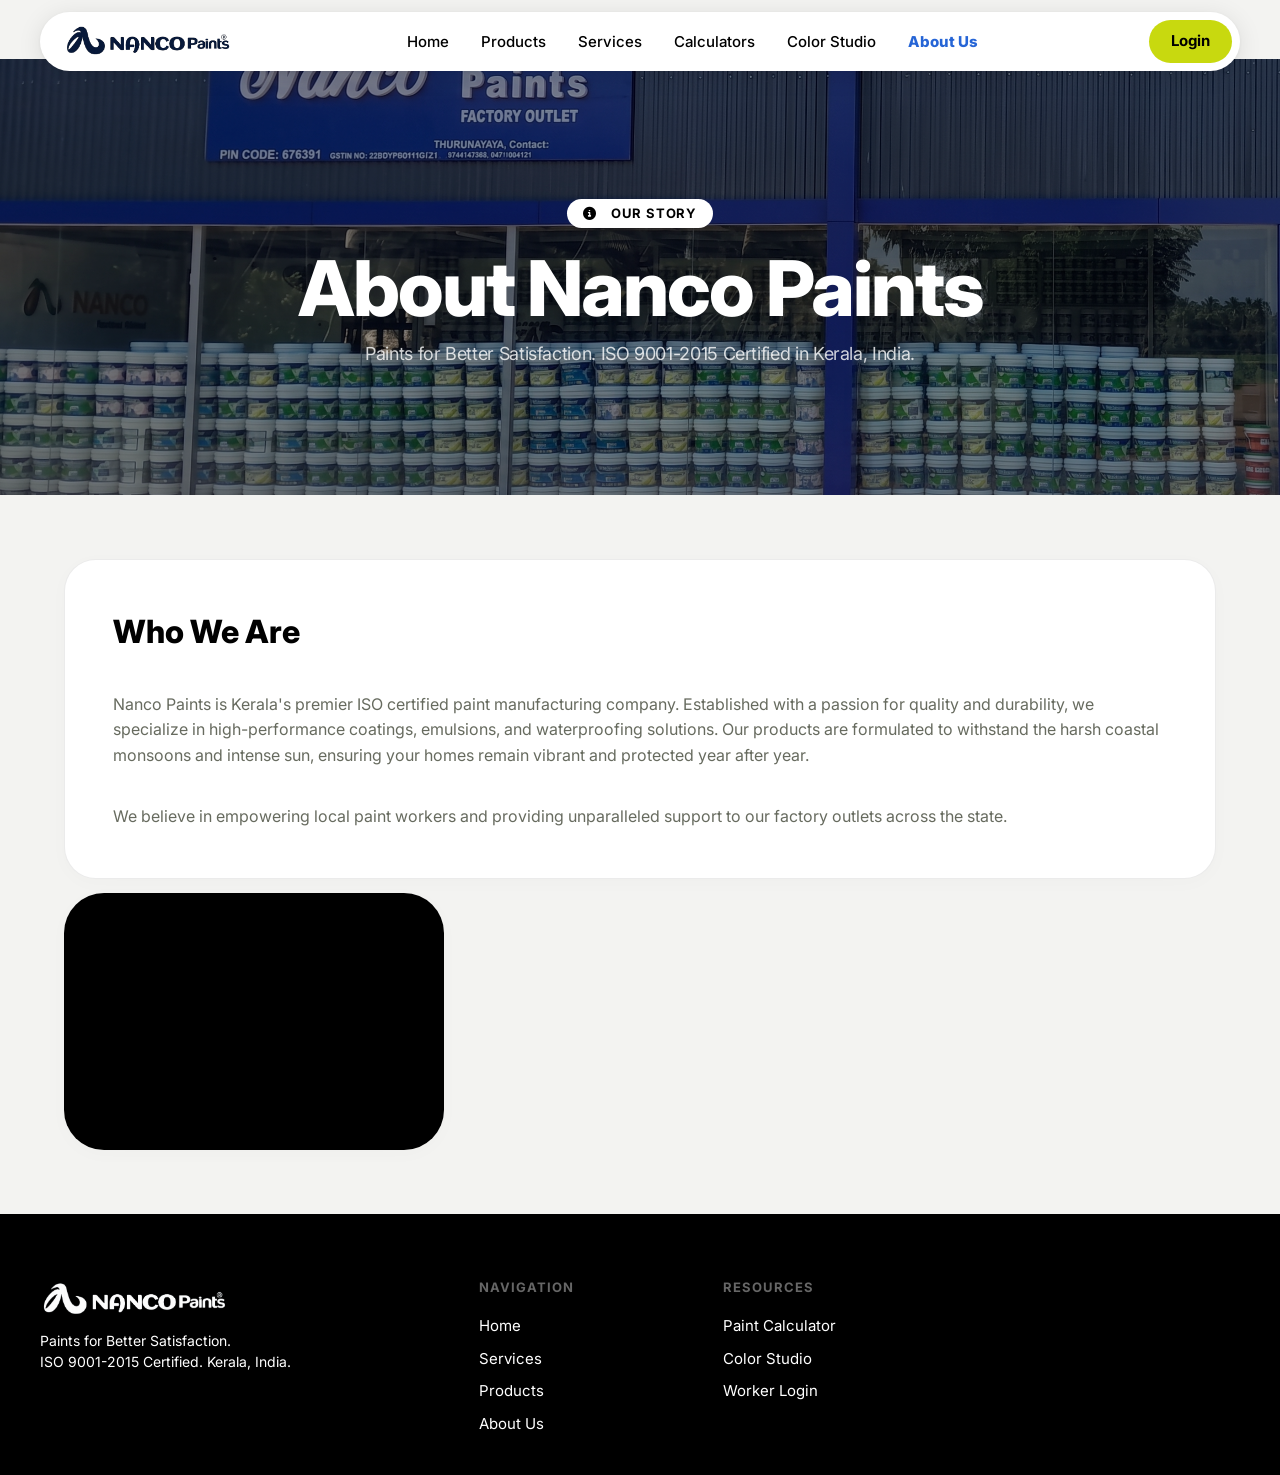
<file: nanco/about_us.html>
<!DOCTYPE html>
<html lang="en">
<head>
  <meta charset="UTF-8">
  <meta name="viewport" content="width=device-width, initial-scale=1.0">
  <title>About Us | Nanco Paints</title>
  
  <link rel="stylesheet" href="https://cdnjs.cloudflare.com/ajax/libs/font-awesome/6.5.0/css/all.min.css">
  <link href="https://fonts.googleapis.com/css2?family=Material+Symbols+Outlined" rel="stylesheet">
  <link rel="stylesheet" href="style.css">
  <link rel="icon" type="image/png" href="assets/logo.png">
</head>
<body>

  <!-- FLOATING NAV -->
  <nav class="nav-float" aria-label="Main navigation">
    <div class="nav-inner">
      <a class="nav-logo" href="index.html" id="nav-home-logo">
        <img src="assets/light-logo.png" alt="Nanco Paints">
      </a>
      <ul class="nav-links" role="list">
        <li><a href="index.html" id="nav-home">Home</a></li>
        <li><a href="products.html" id="nav-products">Products</a></li>
        <li><a href="services.html" id="nav-services">Services</a></li>
        <li><a href="calculators.html" id="nav-calculators">Calculators</a></li>
        <li><a href="colors.html" id="nav-colors">Color Studio</a></li>
        <li><a href="about_us.html" id="nav-about" style="font-weight: 800; color: var(--color-cobalt-band);">About Us</a></li>
      </ul>
      <div class="nav-right" style="display:flex;align-items:center;gap:12px;">
        <a class="nav-cta" href="login/login.php" id="nav-login-btn">Login</a>
      </div>
      <button class="nav-toggle" id="mobile-menu-btn" aria-label="Toggle menu" aria-expanded="false">
        <span></span><span></span><span></span>
      </button>
    </div>
  </nav>

  <!-- MOBILE NAV OVERLAY -->
  <div class="mobile-nav" id="mobile-nav" role="dialog" aria-label="Mobile menu">
    <a href="index.html" id="mnav-home">Home</a>
    <a href="products.html" id="mnav-products">Products</a>
    <a href="services.html" id="mnav-services">Services</a>
    <a href="calculators.html" id="mnav-calculators">Calculators</a>
    <a href="colors.html" id="mnav-colors">Color Studio</a>
    <a href="about_us.html" id="mnav-about" style="color:var(--color-cobalt-band);font-weight:800;">About Us</a>
    <a href="login/login.php" id="mnav-login" style="background:var(--color-lime-spark);font-weight:700;">Login</a>
  </div>

  <main>
    <section class="band-cobalt" style="padding: 140px 24px 80px; text-align: center; background: linear-gradient(rgba(0, 0, 0, 0.4), rgba(0, 0, 0, 0.4)), url('assets/outlet.png') no-repeat center center / cover;">
      <div class="section-inner">
        <span class="section-label" style="background:var(--color-white-plate); color:var(--color-ink-black); border-color:var(--color-ink-black);"><i class="fas fa-info-circle" style="margin-right:6px;"></i> Our Story</span>
        <h1 class="section-title" style="font-size: clamp(48px, 6vw, 80px); color:var(--color-white-plate); letter-spacing:-2px;">About Nanco Paints</h1>
        <p class="section-sub" style="color: rgba(255,255,255,0.8); text-align: center; margin-left: auto; margin-right: auto;">Paints for Better Satisfaction. ISO 9001-2015 Certified in Kerala, India.</p>
      </div>
    </section>

    <div style="max-width: var(--page-max-width); margin: 64px auto; padding: 0 24px;">
      <div class="bento-grid">
        <div class="bento-card span2" style="background: var(--color-white-plate); padding: 48px; border: 1px solid rgba(0,0,0,0.08); border-radius: var(--radius-cards);">
          <h2 style="font-size: 32px; font-weight: 800; margin-bottom: 24px; color: var(--color-ink-black);">Who We Are</h2>
          <p style="font-size: 16px; color: var(--color-sage-mute); line-height: 1.6; margin-bottom: 24px;">Nanco Paints is Kerala's premier ISO certified paint manufacturing company. Established with a passion for quality and durability, we specialize in high-performance coatings, emulsions, and waterproofing solutions. Our products are formulated to withstand the harsh coastal monsoons and intense sun, ensuring your homes remain vibrant and protected year after year.</p>
          <p style="font-size: 16px; color: var(--color-sage-mute); line-height: 1.6;">We believe in empowering local paint workers and providing unparalleled support to our factory outlets across the state.</p>
        </div>
        <div class="bento-card card-lime" style="padding: 48px; display: flex; flex-direction: column; justify-content: center; align-items: center; text-align: center;">
          <i class="fas fa-certificate" style="font-size: 48px; color: var(--color-ink-black); margin-bottom: 24px;"></i>
          <h3 style="font-size: 24px; font-weight: 800; color: var(--color-ink-black); margin-bottom: 8px;">ISO Certified</h3>
          <p style="font-size: 14px; color: var(--color-ink-black);">9001-2015 Quality Management Standards</p>
        </div>
      </div>
    </div>
  </main>

  <!-- FOOTER -->
  <footer class="footer-section" aria-label="Footer">
    <div class="footer-inner">
      <div>
        <div class="footer-brand-name">
          <img src="assets/dark-logo.png" alt="Nanco Paints">
        </div>
        <p class="footer-tagline" id="footer-tagline" style="color:var(--color-white-plate);">Paints for Better Satisfaction.<br>ISO 9001-2015 Certified. Kerala, India.</p>
      </div>
      <div class="footer-col" style="color:var(--color-white-plate);">
        <h5 id="footer-nav-title" style="margin-bottom:16px;">Navigation</h5>
        <ul style="list-style:none; display:flex; flex-direction:column; gap:8px;">
          <li><a href="index.html" style="color:#fff;text-decoration:none;">Home</a></li>
          <li><a href="services.html" style="color:#fff;text-decoration:none;">Services</a></li>
          <li><a href="products.html" style="color:#fff;text-decoration:none;">Products</a></li>
          <li><a href="about_us.html" style="color:#fff;text-decoration:none;">About Us</a></li>
        </ul>
      </div>
      <div class="footer-col" style="color:var(--color-white-plate);">
        <h5 id="footer-res-title" style="margin-bottom:16px;">Resources</h5>
        <ul style="list-style:none; display:flex; flex-direction:column; gap:8px;">
          <li><a href="calculators.html" style="color:#fff;text-decoration:none;">Paint Calculator</a></li>
          <li><a href="paint_visualizer.html" style="color:#fff;text-decoration:none;">Color Studio</a></li>
          <li><a href="login/login.php" style="color:#fff;text-decoration:none;">Worker Login</a></li>
        </ul>
      </div>
    </div>
  </footer>

  <script>
    // Mobile nav toggle
    const btn = document.getElementById('mobile-menu-btn');
    const nav = document.getElementById('mobile-nav');
    if (btn && nav) {
      btn.addEventListener('click', () => {
        const isOpen = nav.classList.toggle('open');
        btn.setAttribute('aria-expanded', isOpen);
      });
      // Close on outside click
      document.addEventListener('click', (e) => {
        if (!btn.contains(e.target) && !nav.contains(e.target)) {
          nav.classList.remove('open');
          btn.setAttribute('aria-expanded', false);
        }
      });
    }
  </script>
</body>
</html>
</file>
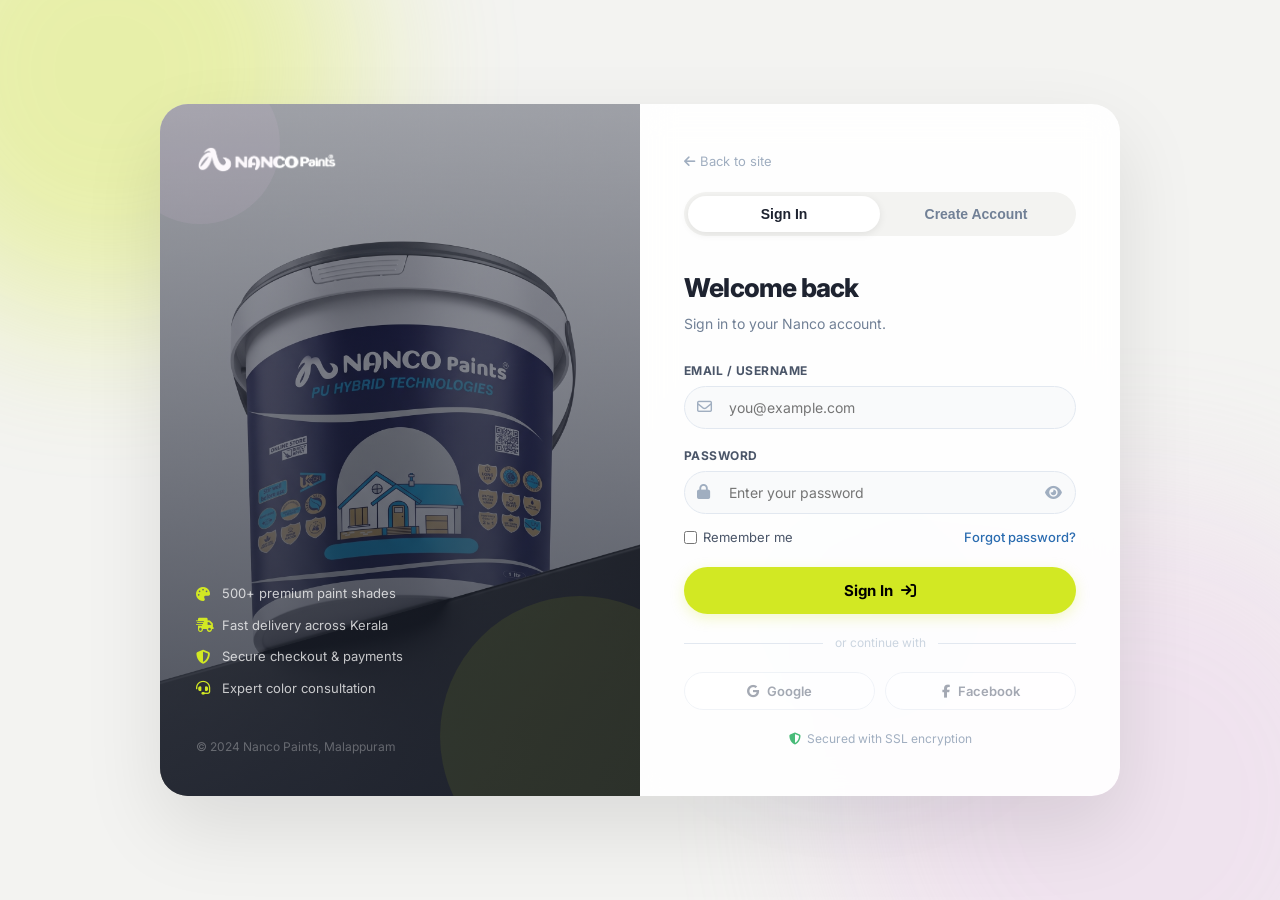
<file: nanco/admin.html>
<!DOCTYPE html>
<html lang="en">
<head>
  <meta charset="UTF-8">
  <meta name="viewport" content="width=device-width, initial-scale=1.0">
  <title>Admin Dashboard | Nanco Paints</title>
  <meta name="description" content="Nanco Paints admin panel for managing products and images.">
  <link rel="stylesheet" href="style.css">
  <link href="https://fonts.googleapis.com/css2?family=Inter:wght@400;500;700;800&display=swap" rel="stylesheet">
  <link rel="stylesheet" href="https://cdnjs.cloudflare.com/ajax/libs/font-awesome/6.5.0/css/all.min.css">
  <style>
    /* Admin specific styles */
    .admin-container {
      padding: 40px 24px;
      max-width: var(--page-max-width);
      margin: 0 auto;
    }
    
    .admin-form-group {
      margin-bottom: 20px;
    }
    
    .admin-form-group label {
      display: block;
      font-weight: 700;
      margin-bottom: 8px;
      font-size: 14px;
    }
    
    .admin-input {
      width: 100%;
      background: var(--color-white-plate);
      border: 1.5px solid rgba(0,0,0,0.15);
      border-radius: 8px;
      padding: 12px 16px;
      font-family: var(--font-primary);
      font-size: 16px;
    }
    
    .admin-input:focus {
      outline: none;
      border-width: 3px;
      box-shadow: 0 0 0 2px var(--color-lime-spark);
    }
    
    .admin-form-card {
      background: var(--color-white-plate);
      border: 1px solid rgba(0,0,0,0.1);
      box-shadow: 0 10px 30px rgba(0,0,0,0.04);
      border-radius: var(--radius-cards);
      padding: 32px;
      margin-bottom: 40px;
    }
    
    .product-grid {
      display: grid;
      grid-template-columns: repeat(auto-fill, minmax(250px, 1fr));
      gap: 20px;
      margin-top: 24px;
    }
    
    .product-item {
      background: var(--color-white-plate);
      border: 1px solid rgba(0,0,0,0.1);
      box-shadow: 0 10px 20px rgba(0,0,0,0.03);
      border-radius: 20px;
      padding: 16px;
      display: flex;
      flex-direction: column;
      gap: 12px;
    }
    
    .product-img-preview {
      width: 100%;
      height: 150px;
      object-fit: cover;
      border-radius: 12px;
      border: 1px solid rgba(0,0,0,0.05);
      background: var(--color-linen-canvas);
    }
    
    .product-title {
      font-weight: 800;
      font-size: 18px;
    }
    
    .product-category {
      font-size: 14px;
      color: var(--color-sage-mute);
    }
    
    .delete-btn {
      margin-top: auto;
      background: var(--color-maroon-plate);
      color: var(--color-white-plate);
      border: none;
      border-radius: var(--radius-buttons);
      padding: 8px 16px;
      font-weight: 700;
      text-align: center;
      transition: transform 0.1s;
    }
    
    .delete-btn:hover {
      transform: translateY(-2px);
    }
    
    .admin-tabs {
      display: flex;
      gap: 12px;
      margin-bottom: 24px;
    }
    
    .admin-tab {
      background: transparent;
      border: 1.5px solid rgba(0,0,0,0.15);
      border-radius: var(--radius-buttons);
      padding: 10px 20px;
      font-weight: 700;
      transition: all 0.2s;
    }
    
    .admin-tab.active {
      background: var(--color-ink-black);
      color: var(--color-white-plate);
    }
    
    .admin-tab:hover:not(.active) {
      background: rgba(0,0,0,0.05);
    }

    .tab-content {
      display: none;
    }
    
    .tab-content.active {
      display: block;
    }

    /* dashboard shown after session check */
    #admin-dashboard { display: block; }
  </style>
  <link rel="icon" type="image/png" href="assets/logo.png">
</head>
<body>


  <!-- ===== ADMIN DASHBOARD ===== -->
  <div id="admin-dashboard">

  <!-- Floating Nav -->
  <nav class="nav-float">
    <div class="nav-inner">
      <a href="index.html" class="nav-logo">
        <img src="assets/dark-logo.png" alt="Nanco Paints Logo">
      </a>
      <ul class="nav-links">
        <li><a href="index.html">Live Site</a></li>
        <li><a href="admin.html" style="font-weight:700;">Admin Dashboard</a></li>
      </ul>
      <button class="nav-cta" id="logoutBtn" onclick="logout()">Logout</button>
    </div>
  </nav>

  <!-- Hero Section for Admin -->
  <header class="hero-section" style="padding: 60px 24px 40px; border-bottom: 1.5px solid rgba(0,0,0,0.08); background: var(--color-white-plate);">
    <div class="hero-inner" style="grid-template-columns: 1fr;">
      <div>
        <span class="hero-tag">Admin Panel</span>
        <h1 class="hero-headline" style="font-size: 56px;">Manage Nanco Platform</h1>
        <p class="hero-sub">Upload product catalogs, control images, and manage the content of the bento application.</p>
      </div>
    </div>
  </header>

  <main class="admin-container">
    <div class="admin-tabs">
      <button class="admin-tab active" onclick="switchTab('products')">Manage Products</button>
      <button class="admin-tab" onclick="switchTab('images')">Image Gallery</button>
      <button class="admin-tab" onclick="switchTab('heromanager')">Hero Manager</button>
    </div>

    <!-- Products Tab -->
    <div id="tab-products" class="tab-content active">
      <div class="admin-form-card">
        <h2 class="section-title" style="font-size: 32px; margin-bottom: 24px;">Add New Product</h2>
        <form id="productForm">
          <div class="admin-form-group">
            <label for="productName">Product Name</label>
            <input type="text" id="productName" class="admin-input" placeholder="e.g. Nanco Royal Emulsion" required>
          </div>
          
          <div class="admin-form-group">
            <label for="productCategory">Category</label>
            <select id="productCategory" class="admin-input" required>
              <option value="Interior Paints">Interior Paints</option>
              <option value="Exterior Paints">Exterior Paints</option>
              <option value="Wood Finishes">Wood Finishes</option>
              <option value="Waterproofing">Waterproofing</option>
              <option value="Primers">Primers</option>
            </select>
          </div>

          <div class="admin-form-group">
            <label for="productPrice">Price (Optional)</label>
            <input type="number" id="productPrice" class="admin-input" placeholder="₹" min="0">
          </div>
          
          <div class="admin-form-group">
            <label for="productImage">Product Image File</label>
            <input type="file" id="productImage" class="admin-input" accept="image/*" required>
          </div>

          <button type="submit" class="btn-primary" style="background: var(--color-lime-spark); color: #000; border: none; width: 100%;">Save Product</button>
        </form>
      </div>

      <div>
        <h2 class="section-title" style="font-size: 32px;">Active Products</h2>
        <div class="product-grid" id="productGrid">
          <!-- Products will be rendered here via JS -->
        </div>
      </div>
    </div>

    <!-- Images Tab -->
    <div id="tab-images" class="tab-content">
      <div class="admin-form-card">
        <h2 class="section-title" style="font-size: 32px; margin-bottom: 24px;">Upload Image</h2>
        <form id="imageForm">
          <div class="admin-form-group">
            <label for="imageTitle">Image Title/Alt Text</label>
            <input type="text" id="imageTitle" class="admin-input" placeholder="e.g. Living Room Interior Demo" required>
          </div>
          
          <div class="admin-form-group">
            <label for="imageUrl">Upload Image File</label>
            <input type="file" id="imageUrl" class="admin-input" accept="image/*" required>
          </div>

          <button type="submit" class="btn-primary" style="background: var(--color-cobalt-band); color: #fff; border: none; width: 100%;">Upload to Gallery</button>
        </form>
      </div>

      <div>
        <h2 class="section-title" style="font-size: 32px;">Image Gallery</h2>
        <div class="product-grid" id="imageGrid">
          <!-- Images will be rendered here via JS -->
        </div>
      </div>
    </div>

    <!-- Hero Manager Tab -->
    <div id="tab-heromanager" class="tab-content">
      <style>
        .hero-manager-grid { display: grid; grid-template-columns: 380px 1fr; gap: 28px; align-items: start; }
        .hm-controls { display: flex; flex-direction: column; gap: 16px; }
        .hero-ctrl-group { display: flex; flex-direction: column; gap: 6px; }
        .hero-ctrl-group label { font-size: 11px; font-weight: 700; text-transform: uppercase; letter-spacing: 0.06em; color: var(--color-sage-mute); }
        .hero-ctrl-group input[type=text], .hero-ctrl-group textarea, .hero-ctrl-group input[type=file] {
          width: 100%; padding: 10px 14px; border: 1.5px solid rgba(0,0,0,0.12); border-radius: 10px;
          font-family: 'Inter', sans-serif; font-size: 14px; background: #fff; color: #000; transition: border-color 0.15s; box-sizing: border-box;
        }
        .hero-ctrl-group input[type=text]:focus, .hero-ctrl-group textarea:focus { outline: none; border-color: var(--color-lime-spark); }
        .hero-ctrl-group textarea { resize: vertical; min-height: 80px; }
        .color-row { display: flex; gap: 10px; align-items: center; }
        .color-row input[type=color] { width: 52px; height: 40px; border: 1.5px solid rgba(0,0,0,0.12); border-radius: 8px; cursor: pointer; padding: 2px; background: #fff; }
        .color-row input[type=text] { flex: 1; }
        
        /* Top Preview */
        .hm-preview-wrapper { width: 100%; margin-bottom: 24px; }
        .mini-hero { border-radius: 20px; overflow: hidden; position: relative; aspect-ratio: 2 / 1; width: 100%; max-height: 500px; display: flex; align-items: center; padding: 32px 48px; box-shadow: 0 8px 32px rgba(0,0,0,0.12); transition: background 0.3s; }
        .mini-hero-house { position: absolute; top: 0; right: 0; bottom: 0; width: 90% !important; height: 100% !important; object-fit: cover; object-position: right; pointer-events: none; z-index: 1; }
        .mini-hero-overlay { position: absolute; top: 0; left: 0; bottom: 0; width: 50%; z-index: 2; pointer-events: none; transition: background 0.3s; }
        .mini-hero-content { position: relative; z-index: 3; max-width: 55%; margin-left: 20px; }
        .mini-hero-tag { display: inline-block; background: rgba(255,255,255,0.9); border-radius: 99px; padding: 6px 16px; font-size: 13px; font-weight: 700; text-transform: uppercase; letter-spacing: 0.05em; margin-bottom: 16px; color: #000; }
        .mini-hero-headline { font-size: 48px; font-weight: 800; line-height: 1.05; letter-spacing: -1.5px; margin-bottom: 16px; color: #000; }
        .mini-hero-sub { font-size: 16px; color: #333; line-height: 1.5; max-width: 380px; }
        .mini-hero-bucket { position: absolute; right: 60px; bottom: 0; height: 380px; width: 325px; object-fit: contain; z-index: 4; filter: drop-shadow(0 10px 20px rgba(0,0,0,0.15)); transform: scale(1.1); }

        .hm-btn { background: var(--color-lime-spark); color: #000; border: none; border-radius: 12px; padding: 14px; font-size: 15px; font-weight: 700; cursor: pointer; transition: transform 0.1s; width: 100%; font-family: 'Inter', sans-serif; }
        .hm-btn:hover { transform: translateY(-1px); }
        .hm-btn-secondary { background: #fff; color: #555; border: 1.5px solid rgba(0,0,0,0.15); border-radius: 12px; padding: 14px; font-size: 14px; font-weight: 700; cursor: pointer; font-family: 'Inter', sans-serif; transition: all .15s; width: 100%; }
        .hm-btn-secondary:hover { background: #f9f9f9; }
        
        /* Interactive Live Preview Additions */
        @keyframes breathe {
          0% { box-shadow: 0 0 0 0 rgba(255, 255, 255, 0.7); }
          70% { box-shadow: 0 0 0 10px rgba(255, 255, 255, 0); }
          100% { box-shadow: 0 0 0 0 rgba(255, 255, 255, 0); }
        }
        .edit-dot {
          position: absolute; width: 28px; height: 28px;
          background: #fff; border-radius: 50%; cursor: pointer; z-index: 10;
          display: flex; align-items: center; justify-content: center;
          color: var(--color-cobalt-band); font-size: 12px;
          animation: breathe 2s infinite; border: 2px solid var(--color-cobalt-band);
          transition: transform 0.2s;
        }
        .edit-dot:hover { transform: scale(1.15); animation: none; }
        .edit-popover {
          position: absolute; background: #fff; border-radius: 12px;
          padding: 8px; box-shadow: 0 10px 25px rgba(0,0,0,0.2);
          display: none; z-index: 20; flex-direction: column; gap: 4px;
          min-width: 140px; border: 1px solid rgba(0,0,0,0.05);
        }
        .edit-popover button {
          background: none; border: none; padding: 10px 12px;
          text-align: left; font-size: 13px; font-weight: 700; cursor: pointer;
          border-radius: 8px; transition: background 0.15s;
          display: flex; align-items: center; gap: 8px; color: #333;
        }
        .edit-popover button:hover { background: #f0f2f5; }
        .edit-popover button.danger { color: #c53030; }
        .inline-save-btn {
          position: absolute; bottom: 32px; right: 32px; z-index: 10;
          background: var(--color-midnight-ink); color: #fff;
          border: none; border-radius: 50%; width: 56px; height: 56px;
          display: flex; align-items: center; justify-content: center;
          cursor: pointer; font-size: 20px; box-shadow: 0 8px 24px rgba(0,0,0,0.3);
          transition: transform 0.2s, background 0.2s;
        }
        .inline-save-btn:hover { transform: scale(1.05) translateY(-2px); background: #000; }
        
        .color-swatch-row { display: flex; gap: 12px; padding: 12px; flex-wrap: wrap; width: 140px; justify-content: center; background:#fff; border-radius:12px; }
        .color-swatch { width: 32px; height: 32px; border-radius: 50%; cursor: pointer; border: 2.5px solid transparent; transition: transform 0.15s; }
        .color-swatch:hover { transform: scale(1.2); border-color: rgba(0,0,0,0.3); }
        
        .hm-modal-overlay {
          position: fixed; top: 0; left: 0; right: 0; bottom: 0;
          background: rgba(0,0,0,0.6); backdrop-filter: blur(4px);
          display: none; align-items: center; justify-content: center; z-index: 9999;
        }
        .hm-modal {
          background: #fff; border-radius: 20px; padding: 40px;
          width: 420px; max-width: 90vw; text-align: center;
          box-shadow: 0 20px 50px rgba(0,0,0,0.2); animation: fadeInUp 0.3s forwards;
        }
        @keyframes fadeInUp { from { opacity: 0; transform: translateY(20px); } to { opacity: 1; transform: translateY(0); } }
      </style>

      <div class="admin-form-card" style="margin-bottom: 0;">
        
        <!-- TOP: Live Preview -->
        <div class="hm-preview-wrapper">
          <div style="display:flex; justify-content:space-between; align-items:flex-end; margin-bottom:12px;">
            <h2 class="section-title" style="font-size: 32px; margin: 0;">Live Preview</h2>
            <div style="display: flex; gap: 8px; align-items: center;">
              <button onclick="clearHeroForm()" class="hm-btn-secondary" style="width:auto; padding:8px 16px; border-radius:8px; font-size:13px;" title="Clear Changes">
                <i class="fas fa-undo" style="margin-right:6px;"></i> Clear
              </button>
              <button onclick="openSaveModal()" class="hm-btn" style="width:auto; padding:8px 16px; border-radius:8px; font-size:13px; background:var(--color-midnight-ink); color:#fff;" title="Save Slide">
                <i class="fas fa-save" style="margin-right:6px;"></i> Save
              </button>
            </div>
          </div>
          <div class="mini-hero" id="miniHero">
            <!-- Background Image Dot & Popover -->
            <img class="mini-hero-house" id="miniHouseImg" src="assets/house-bg.png" alt="" onerror="this.style.display='none'" onload="this.style.display='block'">
            <div class="edit-dot" style="top: 24px; right: 24px;" onclick="toggleEditPopover('house-popover')"><i class="fas fa-image"></i></div>
            <div class="edit-popover" id="house-popover" style="top: 60px; right: 24px; width: 260px; padding: 12px;">
              <div style="font-size: 12px; color: #2d3748; background: #fffbeb; border: 1px solid #fef3c7; border-radius: 8px; padding: 10px; margin-bottom: 12px; line-height: 1.5; text-align: left;">
                <div style="font-weight: 700; color: #b45309; display: flex; align-items: center; gap: 6px; margin-bottom: 4px;">
                  <i class="fas fa-exclamation-triangle"></i> Recommendation:
                </div>
                For best results, other than for background-removed image use the <strong>.webp</strong> format for fast loading. We suggest selecting a banner in <strong>21:9 ratio</strong> for a better fit.
                <div style="margin-top: 8px;">
                  <a href="https://cloudconvert.com/to-webp" target="_blank" style="color: #b45309; font-weight: 700; text-decoration: underline; display: inline-flex; align-items: center; gap: 4px;">
                    <i class="fas fa-external-link-alt" style="font-size: 10px;"></i> Convert image here
                  </a>
                </div>
              </div>
              <button onclick="document.getElementById('he-house-file').click(); toggleEditPopover('house-popover')"><i class="fas fa-upload"></i> Upload Image</button>
              <button class="danger" onclick="removeImage('house'); toggleEditPopover('house-popover')"><i class="fas fa-trash"></i> Remove Image</button>
            </div>

            <div class="mini-hero-overlay" id="miniOverlay"></div>
            
            <!-- Background Color Dot -->
            <div class="edit-dot" style="top: 24px; left: 24px;" title="Background Color" onclick="toggleEditPopover('bgcolor-popover')"><i class="fas fa-fill-drip"></i></div>
            <div class="edit-popover" id="bgcolor-popover" style="top: 60px; left: 24px; padding:0; border:none; background:transparent;">
               <div class="color-swatch-row">
                 <div class="color-swatch" style="background:#c8d90f;" onclick="setPreviewColor('he-bg-color', '#c8d90f')"></div>
                 <div class="color-swatch" style="background:#1a365d;" onclick="setPreviewColor('he-bg-color', '#1a365d')"></div>
                 <div class="color-swatch" style="background:#f56565;" onclick="setPreviewColor('he-bg-color', '#f56565')"></div>
                 <div class="color-swatch" style="background:#48bb78;" onclick="setPreviewColor('he-bg-color', '#48bb78')"></div>
                 <div class="color-swatch" style="background:#fff; border: 2.5px solid #ccc; position: relative; overflow:hidden;" title="Custom Color">
                   <i class="fas fa-plus" style="position: absolute; top:50%; left:50%; transform:translate(-50%,-50%); font-size:12px; color:#555; pointer-events:none;"></i>
                   <input type="color" oninput="setPreviewColor('he-bg-color', this.value)" style="position:absolute; top:-10px; left:-10px; width:50px; height:50px; opacity:0; cursor:pointer; pointer-events:auto;">
                 </div>
               </div>
            </div>
            
            <!-- Overlay Color Dot -->
            <div class="edit-dot" style="bottom: 24px; left: 24px;" title="Overlay Gradient Color" onclick="toggleEditPopover('overlay-popover')"><i class="fas fa-palette"></i></div>
            <div class="edit-popover" id="overlay-popover" style="bottom: 60px; left: 24px; padding:0; border:none; background:transparent;">
               <div class="color-swatch-row">
                 <div class="color-swatch" style="background:#c8d90f;" onclick="setPreviewColor('he-overlay-color', '#c8d90f')"></div>
                 <div class="color-swatch" style="background:#1a365d;" onclick="setPreviewColor('he-overlay-color', '#1a365d')"></div>
                 <div class="color-swatch" style="background:#f56565;" onclick="setPreviewColor('he-overlay-color', '#f56565')"></div>
                 <div class="color-swatch" style="background:#48bb78;" onclick="setPreviewColor('he-overlay-color', '#48bb78')"></div>
                 <div class="color-swatch" style="background:#fff; border: 2.5px solid #ccc; position: relative; overflow:hidden;" title="Custom Color">
                   <i class="fas fa-plus" style="position: absolute; top:50%; left:50%; transform:translate(-50%,-50%); font-size:12px; color:#555; pointer-events:none;"></i>
                   <input type="color" oninput="setPreviewColor('he-overlay-color', this.value)" style="position:absolute; top:-10px; left:-10px; width:50px; height:50px; opacity:0; cursor:pointer; pointer-events:auto;">
                 </div>
               </div>
            </div>

            <div class="mini-hero-content" style="cursor: text;">
              
              <div style="position:relative; display:inline-block; margin-bottom:16px;">
                <span class="mini-hero-tag editable-text" id="miniTag" contenteditable="true" oninput="document.getElementById('he-tag').value = this.textContent" style="outline:none; border-bottom:1px dashed rgba(0,0,0,0.2); min-width:50px;">ISO 9001-2015 Certified</span>
                <div class="edit-dot" style="top:-8px; right:-24px; width:20px; height:20px; font-size:10px;" onclick="toggleEditPopover('tagcolor-popover')"><i class="fas fa-palette"></i></div>
                <div class="edit-popover" id="tagcolor-popover" style="top:-8px; left:calc(100% + 12px); padding:0; border:none; background:transparent;">
                   <div class="color-swatch-row">
                     <div class="color-swatch" style="background:#000;" onclick="setPreviewColor('he-tag-color', '#000000')"></div>
                     <div class="color-swatch" style="background:#fff;" onclick="setPreviewColor('he-tag-color', '#ffffff')"></div>
                     <div class="color-swatch" style="background:#c8d90f;" onclick="setPreviewColor('he-tag-color', '#c8d90f')"></div>
                     <div class="color-swatch" style="background:#fff; border: 2.5px solid #ccc; position: relative; overflow:hidden;" title="Custom Color">
                       <i class="fas fa-plus" style="position: absolute; top:50%; left:50%; transform:translate(-50%,-50%); font-size:12px; color:#555; pointer-events:none;"></i>
                       <input type="color" oninput="setPreviewColor('he-tag-color', this.value)" style="position:absolute; top:-10px; left:-10px; width:50px; height:50px; opacity:0; cursor:pointer;">
                     </div>
                   </div>
                </div>
              </div>
              
              <div style="position:relative; display:inline-block; margin-bottom:16px;">
                <div class="mini-hero-headline editable-text" id="miniHeadline" contenteditable="true" oninput="document.getElementById('he-headline').value = this.textContent" style="outline:none; border-bottom:1px dashed rgba(0,0,0,0.2); min-width:100px; margin-bottom:0;">Paint for Better Lives.</div>
                <div class="edit-dot" style="top:-10px; right:-24px; width:20px; height:20px; font-size:10px;" onclick="toggleEditPopover('hdcolor-popover')"><i class="fas fa-palette"></i></div>
                <div class="edit-popover" id="hdcolor-popover" style="top:-10px; left:calc(100% + 12px); padding:0; border:none; background:transparent;">
                   <div class="color-swatch-row">
                     <div class="color-swatch" style="background:#000;" onclick="setPreviewColor('he-headline-color', '#000000')"></div>
                     <div class="color-swatch" style="background:#fff;" onclick="setPreviewColor('he-headline-color', '#ffffff')"></div>
                     <div class="color-swatch" style="background:#1a365d;" onclick="setPreviewColor('he-headline-color', '#1a365d')"></div>
                     <div class="color-swatch" style="background:#fff; border: 2.5px solid #ccc; position: relative; overflow:hidden;" title="Custom Color">
                       <i class="fas fa-plus" style="position: absolute; top:50%; left:50%; transform:translate(-50%,-50%); font-size:12px; color:#555; pointer-events:none;"></i>
                       <input type="color" oninput="setPreviewColor('he-headline-color', this.value)" style="position:absolute; top:-10px; left:-10px; width:50px; height:50px; opacity:0; cursor:pointer;">
                     </div>
                   </div>
                </div>
              </div>
              
              <div style="position:relative; display:inline-block;">
                <div class="mini-hero-sub editable-text" id="miniSub" contenteditable="true" oninput="document.getElementById('he-sub').value = this.textContent" style="outline:none; border-bottom:1px dashed rgba(0,0,0,0.2); min-width:100px; margin-bottom:0;">Nanco Paints brings premium-quality paints to Kerala homes.</div>
                <div class="edit-dot" style="top:-10px; right:-24px; width:20px; height:20px; font-size:10px;" onclick="toggleEditPopover('subcolor-popover')"><i class="fas fa-palette"></i></div>
                <div class="edit-popover" id="subcolor-popover" style="top:-10px; left:calc(100% + 12px); padding:0; border:none; background:transparent;">
                   <div class="color-swatch-row">
                     <div class="color-swatch" style="background:#333;" onclick="setPreviewColor('he-sub-color', '#333333')"></div>
                     <div class="color-swatch" style="background:#fff;" onclick="setPreviewColor('he-sub-color', '#ffffff')"></div>
                     <div class="color-swatch" style="background:#c8d90f;" onclick="setPreviewColor('he-sub-color', '#c8d90f')"></div>
                     <div class="color-swatch" style="background:#fff; border: 2.5px solid #ccc; position: relative; overflow:hidden;" title="Custom Color">
                       <i class="fas fa-plus" style="position: absolute; top:50%; left:50%; transform:translate(-50%,-50%); font-size:12px; color:#555; pointer-events:none;"></i>
                       <input type="color" oninput="setPreviewColor('he-sub-color', this.value)" style="position:absolute; top:-10px; left:-10px; width:50px; height:50px; opacity:0; cursor:pointer;">
                     </div>
                   </div>
                </div>
              </div>
            </div>
            
            <!-- Bucket Image Dot & Popover -->
            <img class="mini-hero-bucket" id="miniBucketImg" src="assets/HERO-PAINT.png" alt="" onerror="this.style.display='none'" onload="this.style.display='block'">
            <div class="edit-dot" style="bottom: 190px; right: 200px;" onclick="toggleEditPopover('bucket-popover')"><i class="fas fa-paint-roller"></i></div>
            <div class="edit-popover" id="bucket-popover" style="bottom: 225px; right: 200px; width: 260px; padding: 12px;">
              <div style="font-size: 12px; color: #2d3748; background: #fffbeb; border: 1px solid #fef3c7; border-radius: 8px; padding: 10px; margin-bottom: 12px; line-height: 1.5; text-align: left;">
                <div style="font-weight: 700; color: #b45309; display: flex; align-items: center; gap: 6px; margin-bottom: 4px;">
                  <i class="fas fa-exclamation-triangle"></i> Recommendation:
                </div>
                For best results, use a <strong>background-removed</strong> image in <strong>.webp</strong> format. We suggest using a <strong>6:7 aspect ratio</strong> image for a perfect fit.
                <div style="margin-top: 8px;">
                  <a href="https://cloudconvert.com/to-webp" target="_blank" style="color: #b45309; font-weight: 700; text-decoration: underline; display: inline-flex; align-items: center; gap: 4px;">
                    <i class="fas fa-external-link-alt" style="font-size: 10px;"></i> Convert image here
                  </a>
                </div>
              </div>
              <button onclick="document.getElementById('he-bucket-file').click(); toggleEditPopover('bucket-popover')"><i class="fas fa-upload"></i> Upload Bucket Image</button>
              <button class="danger" onclick="removeImage('bucket'); toggleEditPopover('bucket-popover')"><i class="fas fa-trash"></i> Remove Bucket</button>
            </div>


          </div>
        </div>

        <!-- Save Modal -->
        <div class="hm-modal-overlay" id="saveModalOverlay">
          <div class="hm-modal">
            <div style="font-size:48px; color:var(--color-cobalt-band); margin-bottom:16px;"><i class="fas fa-cloud-upload-alt"></i></div>
            <h3 style="font-size:26px; font-weight:800; margin-bottom:12px; letter-spacing:-0.5px;">Save Slide Changes</h3>
            <p style="color:var(--color-sage-mute); font-size:15px; margin-bottom:32px; line-height:1.5;">Do you want to update the existing slide or create a brand new one?</p>
            <div style="display:flex; flex-direction:column; gap:12px;">
              <button onclick="executeInlineSave('replace')" class="hm-btn" style="background:var(--color-cobalt-band); color:#fff;"><i class="fas fa-sync" style="margin-right:8px;"></i> Update Existing Slide</button>
              <button onclick="executeInlineSave('new')" class="hm-btn" style="background:var(--color-lime-spark);"><i class="fas fa-plus" style="margin-right:8px;"></i> Save as New Slide</button>
              <button onclick="closeSaveModal()" class="hm-btn-secondary" style="margin-top:8px;">Cancel</button>
            </div>
          </div>
        </div>

        <!-- Slide Selector Grid -->
        <div style="margin-bottom: 32px; background: #fff; border-radius: 12px; padding: 24px; border: 1.5px solid rgba(0,0,0,0.1);">
          <div style="display:flex; justify-content:space-between; align-items:flex-end; margin-bottom:20px;">
            <div>
              <h3 style="font-size: 20px; font-weight:800; margin:0 0 4px 0;">Manage Slides</h3>
              <p style="font-size: 13px; color: var(--color-sage-mute); margin:0;">Select a slide to edit or create a new one.</p>
            </div>
          </div>
          <div class="product-grid" style="grid-template-columns: repeat(auto-fill, minmax(220px, 1fr)); gap: 16px; margin-top: 0;">
            
            <!-- Default Slide -->
            <div class="product-item" style="cursor: pointer; position: relative; border: 1.5px solid var(--color-lime-spark); box-shadow: 0 8px 24px rgba(0,0,0,0.04); background: var(--color-leaf-wash); transition: all 0.3s;" onclick="clearHeroForm(); document.querySelector('.hm-preview-wrapper').scrollIntoView({behavior: 'smooth'});" onmouseover="this.style.transform='translateY(-4px)'; this.style.boxShadow='0 16px 32px rgba(0,0,0,0.08)'" onmouseout="this.style.transform='translateY(0)'; this.style.boxShadow='0 8px 24px rgba(0,0,0,0.04)'">
              <div style="position:relative; width:100%; height:120px; border-radius:12px; overflow:hidden; border-bottom:3px solid var(--color-lime-spark); background:var(--color-lime-spark);">
                <img src="assets/house-bg.png" alt="Default Background" style="position:absolute; top:0; right:0; width:90%; height:100%; object-fit:cover; object-position:right; mix-blend-mode: multiply; opacity:0.8;">
              </div>
              <div class="product-title" style="font-size:14px; margin-top:12px; color: var(--color-forest-ink);">Original Lime Theme</div>
              <button id="hm-default-toggle-btn" onclick="toggleDefaultHero(); event.stopPropagation();" class="hm-btn-secondary" style="margin-top:auto; padding:8px; font-size:12px; width:100%; background: #fff; border: 1px solid rgba(0,0,0,0.05); color: var(--color-forest-ink);">
                <i class="fas fa-eye" style="margin-right:4px;"></i> Hide Default
              </button>
            </div>

            <!-- Custom Slides injected here -->
            <div id="heroGrid" style="display: contents;"></div>

            <!-- Create New Blank Slide -->
            <div class="product-item" style="order: 999; cursor: pointer; border: 2px dashed rgba(38,101,214,0.3); background: #f4f8ff; box-shadow: 0 8px 24px rgba(38,101,214,0.04); justify-content:center; align-items:center; min-height: 200px; transition: all 0.3s;" onclick="clearHeroForm(); document.querySelector('.hm-preview-wrapper').scrollIntoView({behavior: 'smooth'});" onmouseover="this.style.borderColor='var(--color-cobalt-band)'; this.style.background='#ebf2ff'; this.style.transform='translateY(-4px)'; this.style.boxShadow='0 16px 32px rgba(38,101,214,0.1)'" onmouseout="this.style.borderColor='rgba(38,101,214,0.3)'; this.style.background='#f4f8ff'; this.style.transform='translateY(0)'; this.style.boxShadow='0 8px 24px rgba(38,101,214,0.04)'">
              <div style="display:flex; flex-direction:column; align-items:center; color:var(--color-cobalt-band);">
                <div style="width:56px; height:56px; background:#fff; border-radius:50%; display:flex; justify-content:center; align-items:center; box-shadow:0 4px 12px rgba(38,101,214,0.1); margin-bottom:12px;">
                   <i class="fas fa-plus" style="font-size:24px;"></i>
                </div>
                <div style="font-weight:700; font-size:15px;">Add New Slide</div>
              </div>
            </div>

          </div>
        </div>

        <div class="hero-manager-grid" style="display: none;">
          <!-- LEFT: Form -->
          <div class="hm-controls">
            <div style="display:flex; justify-content:space-between; align-items:center; margin-bottom:4px;">
              <h3 style="font-size: 20px; margin:0;" id="hm-form-title">Add New Slide</h3>
              <button onclick="clearHeroForm()" style="background:none; border:none; color:var(--color-cobalt-band); font-size:13px; font-weight:700; cursor:pointer;" id="hm-cancel-btn">Clear</button>
            </div>
            
            <input type="hidden" id="hm-slide-id" value="">
            <input type="hidden" id="he-tag-color" value="#000000">
            <input type="hidden" id="he-headline-color" value="#000000">
            <input type="hidden" id="he-sub-color" value="#333333">

            <div class="hero-ctrl-group">
              <label>Background Color</label>
              <div class="color-row">
                <input type="color" id="he-bg-color" value="#c8d90f" oninput="updateHeroPreview()">
                <input type="text" id="he-bg-color-hex" value="#c8d90f" placeholder="#c8d90f" oninput="syncColorFromHex('he-bg-color','he-bg-color-hex')">
              </div>
            </div>

            <div class="hero-ctrl-group">
              <label>Overlay Gradient Color</label>
              <div class="color-row">
                <input type="color" id="he-overlay-color" value="#c8d90f" oninput="updateHeroPreview()">
                <input type="text" id="he-overlay-color-hex" value="#c8d90f" placeholder="#c8d90f" oninput="syncColorFromHex('he-overlay-color','he-overlay-color-hex')">
              </div>
            </div>

            <div class="hero-ctrl-group">
              <label>Badge / Tag Text</label>
              <input type="text" id="he-tag" value="ISO 9001-2015 Certified" oninput="updateHeroPreview()">
            </div>

            <div class="hero-ctrl-group">
              <label>Headline</label>
              <input type="text" id="he-headline" value="Paint for Better Lives." oninput="updateHeroPreview()">
            </div>

            <div class="hero-ctrl-group">
              <label>Sub Text</label>
              <textarea id="he-sub" oninput="updateHeroPreview()">Nanco Paints brings premium-quality, certified paints to homes, offices, and factories across Kerala. Bold colours. Lasting finish.</textarea>
            </div>

            <div class="hero-ctrl-group">
              <label>Hero Bucket Image (Paint Can)</label>
              <input type="file" id="he-bucket-file" accept="image/*" onchange="previewBucketImage(this)">
              <p style="font-size:11px;color:var(--color-sage-mute);margin-top:4px;">Current: <span id="he-bucket-current">assets/HERO-PAINT.png</span></p>
            </div>

            <div class="hero-ctrl-group">
              <label>House Background Image</label>
              <input type="file" id="he-house-file" accept="image/*" onchange="previewHouseImage(this)">
              <p style="font-size:11px;color:var(--color-sage-mute);margin-top:4px;">Current: <span id="he-house-current">assets/house-bg.png</span></p>
            </div>

            <button class="hm-btn" onclick="saveHeroSlide()" id="heroSaveBtn">
              <i class="fas fa-save" style="margin-right:8px;"></i> Save Slide
            </button>
          </div>

          <!-- RIGHT: Slides Grid moved to Slide Selector section -->

        </div>
      </div>
    </div>
  </main>

  <!-- Footer -->
  <footer class="footer-section">
    <div class="footer-inner" style="grid-template-columns: 1fr; text-align: center;">
      <div>
        <h4 style="color: #fff; margin-bottom: 12px; font-weight: 800; letter-spacing: -1px; font-size: 24px;">Nanco Admin</h4>
        <p style="color: rgba(255,255,255,0.6); font-size: 14px;">Internal dashboard for managing site assets securely.</p>
      </div>
    </div>
  </footer>

  </div> <!-- end #admin-dashboard -->

  <script>
    const API_BASE = 'http://127.0.0.1:5000/api';
    let ADMIN_TOKEN = '';
    let authHeaders = {};

    // ===== SESSION GUARD =====
    // Admin must come from login.html with a valid admin session
    const session = JSON.parse(sessionStorage.getItem('nanco_session') || 'null');
    if (!session || !session.token || session.role !== 'admin') {
      window.location.href = 'login.html';
    } else {
      ADMIN_TOKEN = session.token;
      authHeaders = { 'Authorization': 'Bearer ' + ADMIN_TOKEN };
      // Show logged-in user name in nav if element exists
      const userNameEl = document.getElementById('adminUserName');
      if (userNameEl) userNameEl.textContent = session.name || 'Admin';
      loadData();
    }

    function logout() {
      sessionStorage.removeItem('nanco_session');
      window.location.href = 'login.html';
    }

    // Tab switching logic
    function switchTab(tabId) {
      document.querySelectorAll('.admin-tab').forEach(t => t.classList.remove('active'));
      document.querySelectorAll('.tab-content').forEach(c => c.classList.remove('active'));
      
      event.target.classList.add('active');
      document.getElementById('tab-' + tabId).classList.add('active');
    }

    let products = [];
    let images = [];
    let heroBgs = [];

    async function loadData() {
      try {
        const res = await fetch(`${API_BASE}/data`, { cache: 'no-store' });
        const data = await res.json();
        if (data.products) products = data.products;
        if (data.images) images = data.images;
        if (data.heroBgs) heroBgs = data.heroBgs;
      } catch(e) {
        console.error("Error loading data from backend", e);
      }
      renderProducts();
      renderImages();
      renderHeroBgs();
    }

    // Helper to upload image via our backend
    async function uploadImage(file) {
      const formData = new FormData();
      formData.append('image', file);
      
      const res = await fetch(`${API_BASE}/upload`, {
        method: 'POST',
        headers: authHeaders,
        body: formData
      });
      
      const data = await res.json();
      if (data.error) throw new Error(data.error);
      return data.publicUrl;
    }

    // Render functions
    function renderProducts() {
      const grid = document.getElementById('productGrid');
      grid.innerHTML = '';
      
      products.forEach(p => {
        const item = document.createElement('div');
        item.className = 'product-item';
        item.innerHTML = `
          <img src="${p.image_url}" alt="${p.name}" class="product-img-preview" onerror="this.src='assets/pattern.jpg'">
          <div class="product-title">${p.name}</div>
          <div class="product-category">${p.category} • ₹${p.price || 'N/A'}</div>
          <button class="delete-btn" onclick="deleteProduct(${p.id})">Delete Product</button>
        `;
        grid.appendChild(item);
      });
    }

    function renderImages() {
      const grid = document.getElementById('imageGrid');
      grid.innerHTML = '';
      
      images.forEach(img => {
        const item = document.createElement('div');
        item.className = 'product-item';
        item.innerHTML = `
          <img src="${img.url}" alt="${img.title}" class="product-img-preview" onerror="this.src='assets/pattern.jpg'">
          <div class="product-title" style="font-size: 16px;">${img.title}</div>
          <button class="delete-btn" onclick="deleteImage(${img.id})" style="background: var(--color-midnight-ink);">Remove Image</button>
        `;
        grid.appendChild(item);
      });
    }

    function renderHeroBgs() {
      const grid = document.getElementById('heroGrid');
      if (!grid) return;
      grid.innerHTML = '';
      
      heroBgs.forEach(bg => {
        const item = document.createElement('div');
        item.className = 'product-item';
        item.style.cursor = 'pointer';
        item.style.border = `1.5px solid ${bg.bg_color || 'rgba(0,0,0,0.1)'}`;
        item.style.boxShadow = '0 8px 24px rgba(0,0,0,0.04)';
        item.style.backgroundColor = '#fff';
        item.style.transition = 'all 0.3s';
        item.onmouseover = () => { item.style.transform = 'translateY(-4px)'; item.style.boxShadow = '0 16px 32px rgba(0,0,0,0.08)'; };
        item.onmouseout = () => { item.style.transform = 'translateY(0)'; item.style.boxShadow = '0 8px 24px rgba(0,0,0,0.04)'; };
        item.onclick = () => { loadSlideIntoEditor(bg.id); document.querySelector('.hm-preview-wrapper').scrollIntoView({behavior: 'smooth'}); };

        const headline = bg.headline || 'Paint for Better Lives.';
        item.innerHTML = `
          <img src="${bg.url}" alt="Hero Background" style="width:100%; height:120px; object-fit:cover; object-position:right; border-radius:12px; border-bottom:3px solid ${bg.bg_color || '#c8d90f'};" onerror="this.src='assets/pattern.jpg'">
          <div class="product-title" style="font-size:14px; margin-top:12px; color: ${bg.headline_color || '#000'};">${headline}</div>
          <button class="hm-btn-secondary" onclick="event.stopPropagation(); deleteHeroBg(${bg.id})" style="margin-top:auto; background:#fee2e2; color:#c53030; border:none; padding:8px; font-size:12px; width:100%; transition: background 0.2s;" onmouseover="this.style.background='#fca5a5'" onmouseout="this.style.background='#fee2e2'"><i class="fas fa-trash" style="margin-right:4px;"></i>Remove Slide</button>
        `;
        grid.appendChild(item);
      });
    }

    // Form Submissions
    document.getElementById('productForm').addEventListener('submit', async (e) => {
      e.preventDefault();
      const submitBtn = e.target.querySelector('button[type="submit"]');
      const originalText = submitBtn.innerText;
      submitBtn.innerText = 'Uploading...';
      submitBtn.disabled = true;

      try {
        const fileInput = document.getElementById('productImage');
        if (fileInput.files.length === 0) throw new Error("Please select an image");
        
        const imageUrl = await uploadImage(fileInput.files[0]);
        
        const newProduct = {
          name: document.getElementById('productName').value,
          category: document.getElementById('productCategory').value,
          price: document.getElementById('productPrice').value,
          image_url: imageUrl
        };
        
        const res = await fetch(`${API_BASE}/products`, {
          method: 'POST',
          headers: { ...authHeaders, 'Content-Type': 'application/json' },
          body: JSON.stringify(newProduct)
        });
        const data = await res.json();
        if (data.error) throw new Error(data.error);
        
        if (data && data.length > 0) {
          products.unshift(data[0]);
          renderProducts();
        }
        
        e.target.reset();
        alert('Product added successfully!');
      } catch (err) {
        alert('Error: ' + err.message);
      } finally {
        submitBtn.innerText = originalText;
        submitBtn.disabled = false;
      }
    });

    document.getElementById('imageForm').addEventListener('submit', async (e) => {
      e.preventDefault();
      const submitBtn = e.target.querySelector('button[type="submit"]');
      const originalText = submitBtn.innerText;
      submitBtn.innerText = 'Uploading...';
      submitBtn.disabled = true;

      try {
        const fileInput = document.getElementById('imageUrl');
        if (fileInput.files.length === 0) throw new Error("Please select an image");
        
        const publicUrl = await uploadImage(fileInput.files[0]);
        
        const newImage = {
          title: document.getElementById('imageTitle').value,
          url: publicUrl
        };
        
        const res = await fetch(`${API_BASE}/images`, {
          method: 'POST',
          headers: { ...authHeaders, 'Content-Type': 'application/json' },
          body: JSON.stringify(newImage)
        });
        const data = await res.json();
        if (data.error) throw new Error(data.error);
        
        if (data && data.length > 0) {
          images.unshift(data[0]);
          renderImages();
        }
        
        e.target.reset();
        alert('Image uploaded to gallery!');
      } catch (err) {
        alert('Error: ' + err.message);
      } finally {
        submitBtn.innerText = originalText;
        submitBtn.disabled = false;
      }
    });

    // Deletion
    window.deleteProduct = async function(id) {
      if(confirm('Are you sure you want to delete this product?')) {
        const res = await fetch(`${API_BASE}/products/${id}`, { method: 'DELETE', headers: authHeaders });
        const data = await res.json();
        if (data.success) {
          products = products.filter(p => p.id !== id);
          renderProducts();
        } else {
          alert("Failed to delete product: " + data.error);
        }
      }
    };
    
    window.deleteImage = async function(id) {
      if(confirm('Are you sure you want to remove this image?')) {
        const res = await fetch(`${API_BASE}/images/${id}`, { method: 'DELETE', headers: authHeaders });
        const data = await res.json();
        if (data.success) {
          images = images.filter(i => i.id !== id);
          renderImages();
        } else {
          alert("Failed to delete image: " + data.error);
        }
      }
    };

    window.deleteHeroBg = async function(id) {
      if(confirm('Are you sure you want to remove this background image?')) {
        const res = await fetch(`${API_BASE}/hero/${id}`, { method: 'DELETE', headers: authHeaders });
        const data = await res.json();
        if (data.success) {
          heroBgs = heroBgs.filter(bg => bg.id !== id);
          renderHeroBgs();
        } else {
          alert("Failed to delete background: " + data.error);
        }
      }
    };

    // ===== HERO MANAGER =====
    let defaultHeroHidden = false;

    // Load Default Hero Settings
    async function loadGlobalHeroSettings() {
      try {
        const res = await fetch(`${API_BASE}/hero-settings`, { cache: 'no-store' });
        const data = await res.json();
        if (!data.error) {
          defaultHeroHidden = data.hide_default_hero === true;
          updateDefaultToggleUI();
        }
      } catch (e) {
        console.error('Error loading global hero settings', e);
      }
    }

    function updateDefaultToggleUI() {
      const btn = document.getElementById('hm-default-toggle-btn');
      if (!btn) return;
      if (defaultHeroHidden) {
        btn.innerHTML = '<i class="fas fa-eye-slash" style="margin-right:6px;"></i> Show Default';
        btn.style.background = '#fee2e2';
        btn.style.color = '#c53030';
      } else {
        btn.innerHTML = '<i class="fas fa-eye" style="margin-right:6px;"></i> Hide Default';
        btn.style.background = '#fff';
        btn.style.color = '#555';
      }
    }

    window.toggleDefaultHero = async function() {
      defaultHeroHidden = !defaultHeroHidden;
      updateDefaultToggleUI();
      try {
        await fetch(`${API_BASE}/hero-settings`, {
          method: 'POST',
          headers: { ...authHeaders, 'Content-Type': 'application/json' },
          body: JSON.stringify({ hide_default_hero: defaultHeroHidden })
        });
      } catch (e) {
        console.error('Error toggling default hero', e);
      }
    };

    // Load a specific slide's settings into the editor form
    window.loadSlideIntoEditor = function(id) {
      const bg = heroBgs.find(b => b.id === id);
      if (!bg) return;
      
      document.getElementById('hm-slide-id').value = id;
      document.getElementById('hm-form-title').textContent = 'Edit Slide';
      document.getElementById('hm-cancel-btn').style.display = 'block';

      const setColor = (pickerId, hexId, val) => {
        const p = document.getElementById(pickerId); if (p) p.value = val || '#c8d90f';
        const h = document.getElementById(hexId); if (h) h.value = val || '#c8d90f';
      };
      setColor('he-bg-color', 'he-bg-color-hex', bg.bg_color);
      setColor('he-overlay-color', 'he-overlay-color-hex', bg.overlay_color);

      const set = (id, val) => { const el = document.getElementById(id); if (el) el.value = val || ''; };
      set('he-tag', bg.tag_text);
      set('he-headline', bg.headline);
      set('he-sub', bg.sub_text);

      set('he-tag-color', bg.tag_color || '#000000');
      set('he-headline-color', bg.headline_color || '#000000');
      set('he-sub-color', bg.sub_color || '#333333');

      const setSpan = (id, val) => { const el = document.getElementById(id); if (el) el.textContent = val || ''; };
      setSpan('he-bucket-current', bg.bucket_image_url || 'assets/HERO-PAINT.png');
      setSpan('he-house-current', bg.url || 'assets/house-bg.png');

      const bucketEl = document.getElementById('miniBucketImg');
      const houseEl = document.getElementById('miniHouseImg');
      if (bucketEl) bucketEl.src = bg.bucket_image_url || 'assets/HERO-PAINT.png';
      if (houseEl) houseEl.src = bg.url;

      // Reset file inputs
      document.getElementById('he-bucket-file').value = '';
      document.getElementById('he-house-file').value = '';

      updateHeroPreview();
      document.querySelector('.hm-controls').scrollIntoView({ behavior: 'smooth', block: 'start' });
    };

    window.clearHeroForm = function() {
      document.getElementById('hm-slide-id').value = '';
      document.getElementById('hm-form-title').textContent = 'Add New Slide';
      document.getElementById('hm-cancel-btn').style.display = 'none';

      const setColor = (pickerId, hexId, val) => {
        const p = document.getElementById(pickerId); if (p) p.value = val;
        const h = document.getElementById(hexId); if (h) h.value = val;
      };
      setColor('he-bg-color', 'he-bg-color-hex', '#c8d90f');
      setColor('he-overlay-color', 'he-overlay-color-hex', '#c8d90f');

      const set = (id, val) => { const el = document.getElementById(id); if (el) el.value = val; };
      set('he-tag', 'ISO 9001-2015 Certified');
      set('he-headline', 'Paint for Better Lives.');
      set('he-sub', 'Nanco Paints brings premium-quality, certified paints to homes, offices, and factories across Kerala. Bold colours. Lasting finish.');

      set('he-tag-color', '#000000');
      set('he-headline-color', '#000000');
      set('he-sub-color', '#333333');
      
      document.getElementById('he-bucket-current').textContent = 'assets/HERO-PAINT.png';
      document.getElementById('he-house-current').textContent = 'assets/house-bg.png';
      
      document.getElementById('he-bucket-file').value = '';
      document.getElementById('he-house-file').value = '';
      
      document.getElementById('miniBucketImg').src = 'assets/HERO-PAINT.png';
      document.getElementById('miniHouseImg').src = 'assets/house-bg.png';

      updateHeroPreview();
    };

    // Sync color picker → hex text field and update preview
    window.syncColorFromHex = function(pickerId, hexId) {
      const hex = document.getElementById(hexId).value.trim();
      if (/^#[0-9A-Fa-f]{6}$/.test(hex)) {
        document.getElementById(pickerId).value = hex;
        updateHeroPreview();
      }
    };

    // Update mini-preview in real time
    window.updateHeroPreview = function() {
      const bgColor = document.getElementById('he-bg-color')?.value || '#c8d90f';
      const overlayColor = document.getElementById('he-overlay-color')?.value || '#c8d90f';
      const tag = document.getElementById('he-tag')?.value || '';
      const headline = document.getElementById('he-headline')?.value || '';
      const sub = document.getElementById('he-sub')?.value || '';

      const bgHex = document.getElementById('he-bg-color-hex'); if (bgHex) bgHex.value = bgColor;
      const ovHex = document.getElementById('he-overlay-color-hex'); if (ovHex) ovHex.value = overlayColor;

      const mini = document.getElementById('miniHero');
      const overlay = document.getElementById('miniOverlay');
      if (mini) mini.style.background = bgColor;
      if (overlay) overlay.style.background = `linear-gradient(to right, ${overlayColor} 40%, transparent 100%)`;
      const miniTag = document.getElementById('miniTag');
      if (miniTag) {
        miniTag.textContent = tag;
        miniTag.style.color = document.getElementById('he-tag-color')?.value || '#000000';
      }
      const miniHeadline = document.getElementById('miniHeadline');
      if (miniHeadline) {
        miniHeadline.textContent = headline;
        miniHeadline.style.color = document.getElementById('he-headline-color')?.value || '#000000';
      }
      const miniSub = document.getElementById('miniSub');
      if (miniSub) {
        miniSub.textContent = sub;
        miniSub.style.color = document.getElementById('he-sub-color')?.value || '#333333';
      }
    };

    window.previewBucketImage = function(input) {
      if (input.files && input.files[0]) {
        const reader = new FileReader();
        reader.onload = e => { const img = document.getElementById('miniBucketImg'); if (img) img.src = e.target.result; };
        reader.readAsDataURL(input.files[0]);
      }
    };

    window.previewHouseImage = function(input) {
      if (input.files && input.files[0]) {
        const reader = new FileReader();
        reader.onload = e => { const img = document.getElementById('miniHouseImg'); if (img) img.src = e.target.result; };
        reader.readAsDataURL(input.files[0]);
      }
    };

    // --- Interactive Popover & Save Modal Logic ---
    window.setPreviewColor = function(inputId, color) {
        const input = document.getElementById(inputId);
        if (input) {
            input.value = color;
            // update hex field if needed
            const hexId = inputId + '-hex';
            const hexField = document.getElementById(hexId);
            if(hexField) hexField.value = color;
            
            updateHeroPreview();
        }
    };

    window.toggleEditPopover = function(id) {
      document.querySelectorAll('.edit-popover').forEach(p => {
        if (p.id !== id) p.style.display = 'none';
      });
      const el = document.getElementById(id);
      if (el) el.style.display = el.style.display === 'flex' ? 'none' : 'flex';
    };
    
    document.addEventListener('click', (e) => {
      if (!e.target.closest('.edit-dot') && !e.target.closest('.edit-popover') && !e.target.closest('input[type="color"]')) {
        document.querySelectorAll('.edit-popover').forEach(p => p.style.display = 'none');
      }
    });

    window.removeImage = function(type) {
      if (type === 'house') {
        document.getElementById('he-house-current').textContent = '';
        document.getElementById('he-house-file').value = '';
        document.getElementById('miniHouseImg').src = '';
      } else if (type === 'bucket') {
        document.getElementById('he-bucket-current').textContent = '';
        document.getElementById('he-bucket-file').value = '';
        document.getElementById('miniBucketImg').src = '';
      }
    };

    window.openSaveModal = function() {
      const slideId = document.getElementById('hm-slide-id').value;
      if (!slideId) {
        // If it's a completely new slide, no need to ask replace vs new
        saveHeroSlide();
      } else {
        document.getElementById('saveModalOverlay').style.display = 'flex';
      }
    };
    
    window.closeSaveModal = function() {
      document.getElementById('saveModalOverlay').style.display = 'none';
    };

    window.executeInlineSave = function(mode) {
      closeSaveModal();
      if (mode === 'new') {
        document.getElementById('hm-slide-id').value = ''; // Force create new
      }
      saveHeroSlide();
    };

    // Save changes for the currently selected slide or add new
    window.saveHeroSlide = async function() {
      const slideId = document.getElementById('hm-slide-id').value;
      const btn = document.getElementById('heroSaveBtn');
      const orig = btn.innerHTML;
      btn.innerHTML = '<i class="fas fa-spinner fa-spin" style="margin-right:8px;"></i> Saving...';
      btn.disabled = true;

      try {
        let bucketUrl = document.getElementById('he-bucket-current').textContent;
        let houseUrl = document.getElementById('he-house-current').textContent;

        const bucketFile = document.getElementById('he-bucket-file').files[0];
        if (bucketFile) { bucketUrl = await uploadImage(bucketFile); document.getElementById('he-bucket-current').textContent = bucketUrl; }

        const houseFile = document.getElementById('he-house-file').files[0];
        if (houseFile) { houseUrl = await uploadImage(houseFile); document.getElementById('he-house-current').textContent = houseUrl; }

        const payload = {
          bg_color: document.getElementById('he-bg-color').value,
          overlay_color: document.getElementById('he-overlay-color').value,
          tag_text: document.getElementById('he-tag').value,
          headline: document.getElementById('he-headline').value,
          sub_text: document.getElementById('he-sub').value,
          tag_color: document.getElementById('he-tag-color').value,
          headline_color: document.getElementById('he-headline-color').value,
          sub_color: document.getElementById('he-sub-color').value,
          bucket_image_url: bucketUrl,
          url: houseUrl
        };

        let res, data;
        if (slideId) {
            // Update existing
            res = await fetch(`${API_BASE}/hero/${slideId}`, {
                method: 'PUT',
                headers: { ...authHeaders, 'Content-Type': 'application/json' },
                body: JSON.stringify(payload)
            });
        } else {
            // Create new
            res = await fetch(`${API_BASE}/hero`, {
                method: 'POST',
                headers: { ...authHeaders, 'Content-Type': 'application/json' },
                body: JSON.stringify(payload)
            });
        }
        
        data = await res.json();
        if (data.error) throw new Error(data.error);

        if (slideId) {
            // Update local cache
            const idx = heroBgs.findIndex(b => b.id == slideId);
            if (idx !== -1) heroBgs[idx] = { ...heroBgs[idx], ...payload };
        } else {
            if (data && data.length > 0) heroBgs.push(data[0]);
            clearHeroForm();
        }
        
        renderHeroBgs();

        btn.innerHTML = '<i class="fas fa-check" style="margin-right:8px;"></i> Saved!';
        btn.style.background = '#48bb78';
        setTimeout(() => { btn.innerHTML = orig; btn.style.background = ''; btn.disabled = false; }, 2500);
      } catch (err) {
        alert('Error saving: ' + err.message);
        btn.innerHTML = orig;
        btn.disabled = false;
      }
    };
    
    // Fetch global settings on load
    loadGlobalHeroSettings();

    // Initial preview render
    updateHeroPreview();

    // Initial load
    loadData();
  </script>
</body>
</html>
</file>
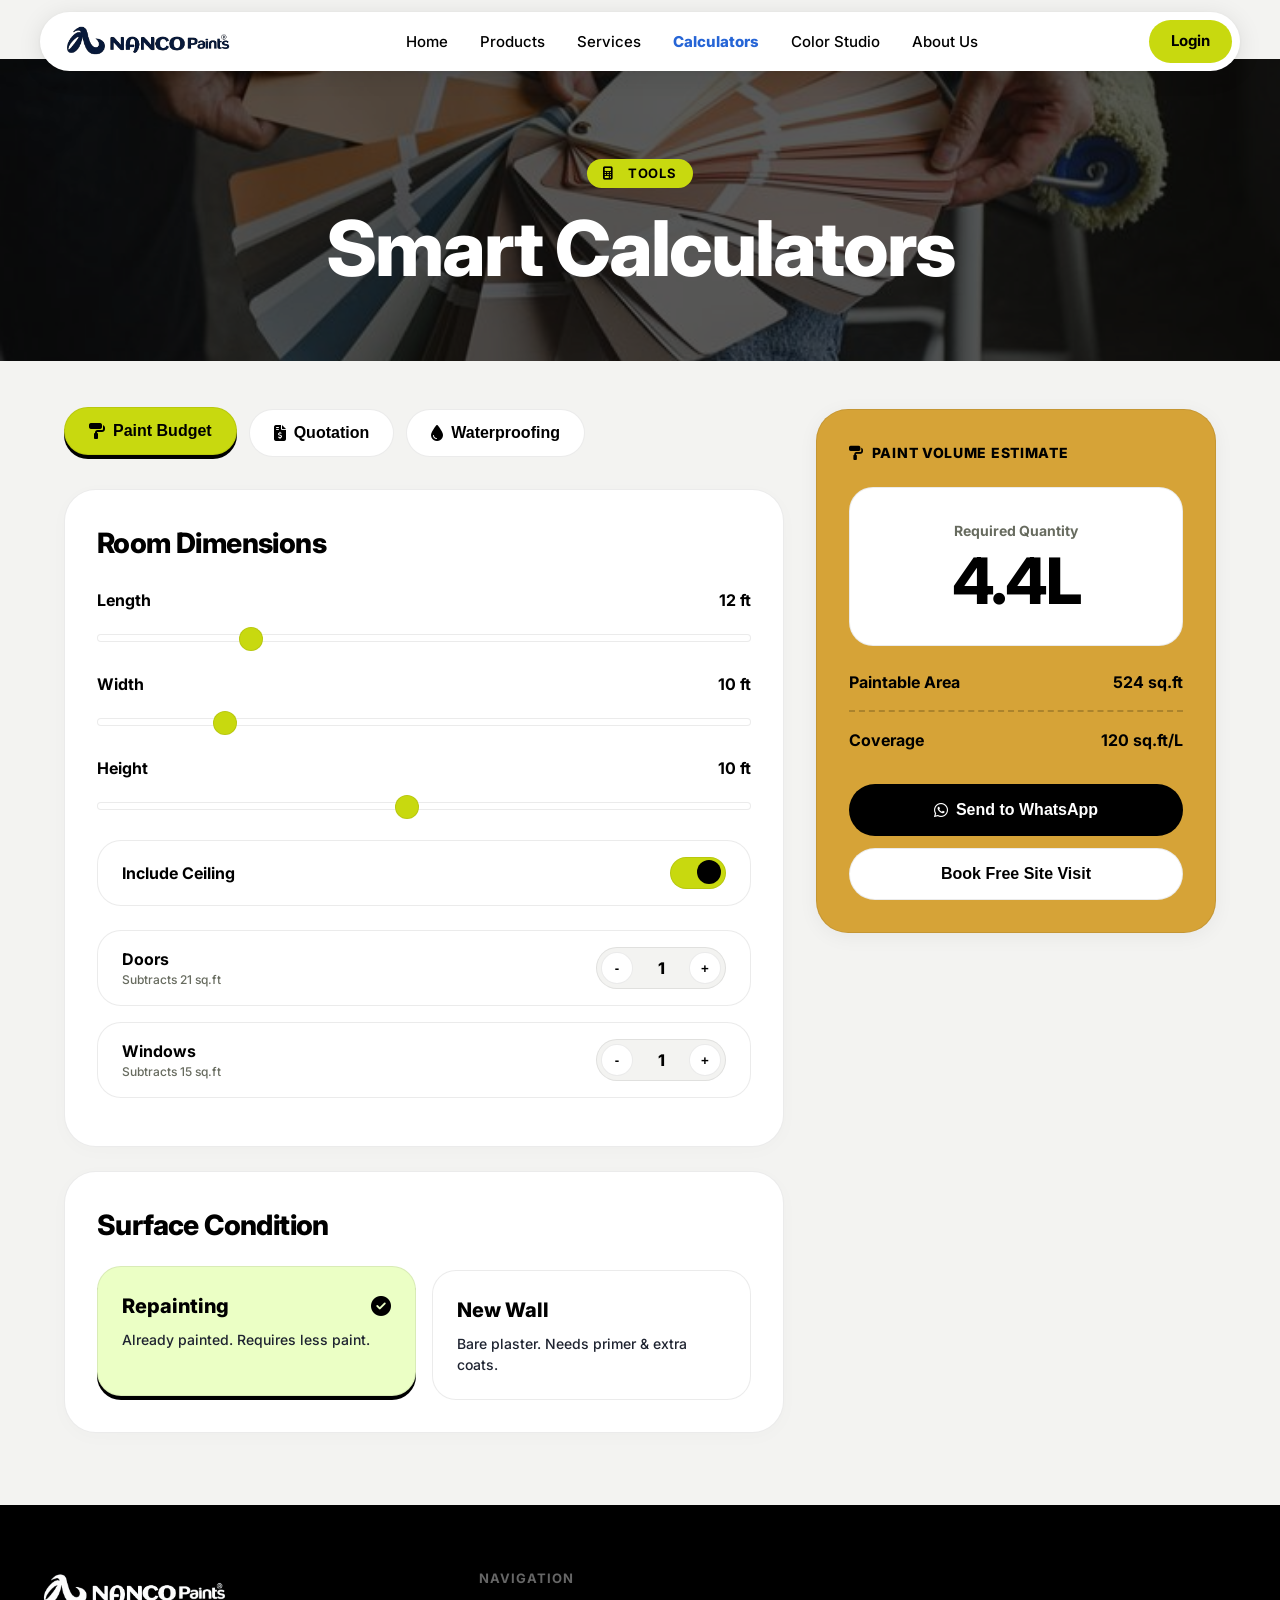
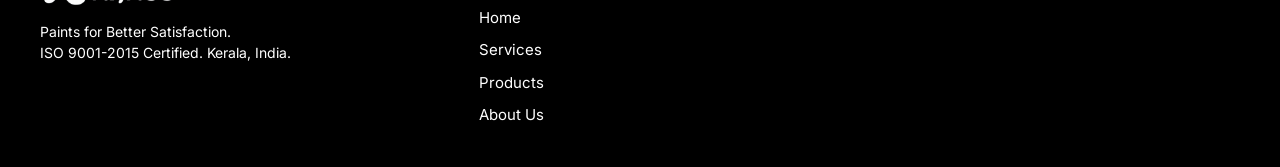
<file: nanco/calculators.html>
<!DOCTYPE html>
<html lang="en">
<head>
  <meta charset="UTF-8">
  <meta name="viewport" content="width=device-width, initial-scale=1.0">
  <title>Smart Calculators | Nanco Paints</title>
  <link rel="stylesheet" href="https://cdnjs.cloudflare.com/ajax/libs/font-awesome/6.5.0/css/all.min.css">
  <link rel="stylesheet" href="style.css">
  <style>
    .calc-container {
      max-width: var(--page-max-width);
      margin: 0 auto;
      padding: 48px 24px;
      display: grid;
      grid-template-columns: 1fr;
      gap: 32px;
    }
    @media(min-width: 900px) {
      .calc-container { grid-template-columns: 1.8fr 1fr; }
    }
    
    .calc-nav {
      display: flex;
      gap: 12px;
      margin-bottom: 32px;
      flex-wrap: wrap;
    }
    .calc-nav-btn {
      background: var(--color-white-plate);
      border: 1px solid rgba(0, 0, 0, 0.08);
      border-radius: var(--radius-buttons);
      padding: 14px 24px;
      font-size: 16px;
      font-weight: 700;
      color: var(--color-ink-black);
      transition: all 0.15s;
      display: flex;
      align-items: center;
      gap: 8px;
    }
    .calc-nav-btn:hover {
      background: var(--color-linen-canvas);
    }
    .calc-nav-btn.active {
      background: var(--color-lime-spark);
      transform: translateY(-2px);
      box-shadow: 0 4px 0 var(--color-ink-black);
    }

    .calc-card {
      background: var(--color-white-plate);
      border: 1px solid rgba(0, 0, 0, 0.08);
      border-radius: var(--radius-cards);
      padding: 32px;
      margin-bottom: 24px;
      box-shadow: 0 4px 20px rgba(0,0,0,0.02);
    }
    .calc-card h2 {
      font-size: 28px;
      font-weight: 800;
      letter-spacing: -0.6px;
      margin-bottom: 24px;
      display: flex;
      align-items: center;
      gap: 12px;
    }

    .range-wrap { margin-bottom: 24px; }
    .range-header {
      display: flex;
      justify-content: space-between;
      margin-bottom: 12px;
      font-weight: 700;
    }
    input[type=range] {
      -webkit-appearance: none;
      width: 100%;
      background: transparent;
    }
    input[type=range]::-webkit-slider-thumb {
      -webkit-appearance: none;
      height: 24px;
      width: 24px;
      border-radius: 50%;
      background: var(--color-lime-spark);
      cursor: pointer;
      margin-top: -8px;
      border: 1px solid rgba(0, 0, 0, 0.08);
    }
    input[type=range]::-webkit-slider-runnable-track {
      width: 100%;
      height: 8px;
      cursor: pointer;
      background: var(--color-white-plate);
      border-radius: 99px;
      border: 1px solid rgba(0, 0, 0, 0.08);
    }

    .pill-toggle {
      display: flex;
      align-items: center;
      justify-content: space-between;
      background: var(--color-white-plate);
      padding: 16px 24px;
      border-radius: 24px;
      border: 1px solid rgba(0, 0, 0, 0.08);
      margin-bottom: 24px;
      font-weight: 700;
    }
    
    .toggle-switch {
      width: 56px;
      height: 32px;
      background: var(--color-white-plate);
      border: 1px solid rgba(0, 0, 0, 0.08);
      border-radius: 99px;
      position: relative;
      cursor: pointer;
      transition: background 0.3s;
    }
    .toggle-switch.active { background: var(--color-lime-spark); }
    .toggle-thumb {
      width: 24px;
      height: 24px;
      background: var(--color-ink-black);
      border-radius: 50%;
      position: absolute;
      top: 2px;
      left: 2px;
      transition: transform 0.3s;
    }
    .toggle-switch.active .toggle-thumb { transform: translateX(24px); }

    .counter-row {
      display: flex;
      justify-content: space-between;
      align-items: center;
      background: var(--color-white-plate);
      border: 1px solid rgba(0, 0, 0, 0.08);
      border-radius: 24px;
      padding: 16px 24px;
      margin-bottom: 16px;
    }
    .counter-wrap {
      display: flex;
      align-items: center;
      gap: 16px;
      background: var(--color-linen-canvas);
      border: 1px solid rgba(0, 0, 0, 0.08);
      border-radius: 99px;
      padding: 4px;
    }
    .counter-btn {
      width: 32px;
      height: 32px;
      border-radius: 50%;
      background: var(--color-white-plate);
      border: 1px solid rgba(0, 0, 0, 0.08);
      font-weight: bold;
      display: flex;
      align-items: center;
      justify-content: center;
      cursor: pointer;
    }
    .counter-val { font-weight: 800; min-width: 24px; text-align: center; }

    .choice-grid {
      display: grid;
      grid-template-columns: 1fr;
      gap: 16px;
    }
    @media(min-width: 600px) { .choice-grid { grid-template-columns: 1fr 1fr; } }
    .choice-grid-3 { grid-template-columns: 1fr; }
    @media(min-width: 600px) { .choice-grid-3 { grid-template-columns: 1fr 1fr 1fr; } }
    .choice-grid-4 { grid-template-columns: 1fr 1fr; }
    @media(min-width: 600px) { .choice-grid-4 { grid-template-columns: 1fr 1fr 1fr 1fr; } }
    
    .choice-btn {
      background: var(--color-white-plate);
      border: 1px solid rgba(0, 0, 0, 0.08);
      border-radius: 24px;
      padding: 24px;
      text-align: left;
      transition: all 0.15s;
      cursor: pointer;
      position: relative;
    }
    .choice-btn:hover { transform: translateY(-2px); }
    .choice-btn.active {
      background: var(--color-leaf-wash);
      box-shadow: 0 4px 0 var(--color-ink-black);
      transform: translateY(-4px);
    }
    .choice-title {
      font-weight: 800;
      font-size: 20px;
      margin-bottom: 8px;
      display: flex;
      justify-content: space-between;
      align-items: center;
    }
    .choice-desc { font-size: 14px; color: var(--color-midnight-ink); font-weight: 500;}

    .result-panel {
      background: var(--color-mustard-pop);
      border: 1px solid rgba(0, 0, 0, 0.08);
      border-radius: var(--radius-cards);
      padding: 32px;
      position: sticky;
      top: 100px;
      box-shadow: 0 4px 20px rgba(0,0,0,0.05);
    }
    .result-title {
      font-size: 14px;
      text-transform: uppercase;
      font-weight: 800;
      letter-spacing: 0.05em;
      color: var(--color-ink-black);
      margin-bottom: 24px;
      display: flex;
      align-items: center;
      gap: 8px;
    }
    .result-value-wrap {
      background: var(--color-white-plate);
      border: 1px solid rgba(0, 0, 0, 0.08);
      border-radius: 24px;
      padding: 32px 24px;
      text-align: center;
      margin-bottom: 24px;
    }
    .result-value {
      font-size: 64px;
      font-weight: 800;
      letter-spacing: -2px;
      color: var(--color-ink-black);
      line-height: 1;
      margin-top: 8px;
    }
    .result-row {
      display: flex;
      justify-content: space-between;
      padding-bottom: 16px;
      margin-bottom: 16px;
      font-weight: 700;
      border-bottom: 2px dashed rgba(0,0,0,0.2);
    }
    .result-row:last-child { border-bottom: none; margin-bottom: 0; padding-bottom: 0; }

    .btn-action {
      background: var(--color-ink-black);
      color: var(--color-white-plate);
      border: 1px solid rgba(0, 0, 0, 0.08);
      border-radius: var(--radius-buttons);
      padding: 16px;
      font-size: 16px;
      font-weight: 800;
      width: 100%;
      display: flex;
      align-items: center;
      justify-content: center;
      gap: 8px;
      cursor: pointer;
      transition: transform 0.15s;
    }
    .btn-action:hover { transform: translateY(-2px); }
    .btn-action-ghost {
      background: var(--color-white-plate);
      color: var(--color-ink-black);
    }

    .hidden { display: none !important; }

    .modal-overlay {
      position: fixed;
      top: 0; left: 0; right: 0; bottom: 0;
      background: rgba(0,0,0,0.6);
      backdrop-filter: blur(4px);
      z-index: 1000;
      display: flex;
      align-items: center;
      justify-content: center;
      padding: 24px;
    }
    .modal-card {
      background: var(--color-white-plate);
      border: 1px solid rgba(0, 0, 0, 0.08);
      border-radius: var(--radius-cards);
      padding: 40px;
      width: 100%;
      max-width: 480px;
      position: relative;
    }
    .modal-close {
      position: absolute;
      top: 24px;
      right: 24px;
      background: none;
      border: none;
      font-size: 24px;
      cursor: pointer;
    }
    
    .manual-input {
      border: none;
      border-bottom: 2px solid rgba(0, 0, 0, 0.08);
      background: transparent;
      font-size: 24px;
      font-weight: 800;
      width: 100px;
      text-align: right;
      outline: none;
      padding: 4px;
    }
  </style>
  <link rel="icon" type="image/png" href="assets/logo.png">
</head>
<body>

  <!-- FLOATING NAV -->
  <nav class="nav-float" aria-label="Main navigation">
    <div class="nav-inner">
      <a class="nav-logo" href="index.html" id="nav-home-logo">
        <img src="assets/light-logo.png" alt="Nanco Paints">
      </a>
      <ul class="nav-links" role="list">
        <li><a href="index.html" id="nav-home">Home</a></li>
        <li><a href="products.html" id="nav-products">Products</a></li>
        <li><a href="services.html" id="nav-services">Services</a></li>
        <li><a href="calculators.html" id="nav-calculators" style="font-weight: 800; color: var(--color-cobalt-band);">Calculators</a></li>
        <li><a href="colors.html" id="nav-colors">Color Studio</a></li>
        <li><a href="about_us.html" id="nav-about">About Us</a></li>
      </ul>
      <div class="nav-right" style="display:flex;align-items:center;gap:12px;">
        <a class="nav-cta" href="login/login.php" id="nav-login-btn">Login</a>
      </div>
      <button class="nav-toggle" id="mobile-menu-btn" aria-label="Toggle menu" aria-expanded="false">
        <span></span><span></span><span></span>
      </button>
    </div>
  </nav>

  <!-- MOBILE NAV OVERLAY -->
  <div class="mobile-nav" id="mobile-nav" role="dialog" aria-label="Mobile menu">
    <a href="index.html" id="mnav-home">Home</a>
    <a href="products.html" id="mnav-products">Products</a>
    <a href="services.html" id="mnav-services">Services</a>
    <a href="calculators.html" id="mnav-calculators" style="color:var(--color-cobalt-band);font-weight:800;">Calculators</a>
    <a href="colors.html" id="mnav-colors">Color Studio</a>
    <a href="about_us.html" id="mnav-about">About Us</a>
    <a href="login/login.php" id="mnav-login" style="background:var(--color-lime-spark);font-weight:700;">Login</a>
  </div>

  <main>
    <section class="band-cobalt" style="padding: 100px 24px 60px; text-align: center; background: linear-gradient(rgba(0, 0, 0, 0.65), rgba(0, 0, 0, 0.65)), url('assets/calcbg.jpg') no-repeat center center / cover;">
      <div class="section-inner">
        <span class="section-label" style="background:var(--color-lime-spark); color:var(--color-ink-black); border-color:var(--color-ink-black);"><i class="fas fa-calculator" style="margin-right:6px;"></i> Tools</span>
        <h1 class="section-title" style="font-size: clamp(48px, 6vw, 80px); color:var(--color-white-plate); letter-spacing:-2px;">Smart Calculators</h1>
      </div>
    </section>

    <div class="calc-container">
      
      <!-- Left Column -->
      <div>
        <div class="calc-nav">
          <button class="calc-nav-btn active" id="nav-budget" onclick="setTab('budget')">
            <i class="fas fa-paint-roller"></i> Paint Budget
          </button>
          <button class="calc-nav-btn" id="nav-quotation" onclick="setTab('quotation')">
            <i class="fas fa-file-invoice-dollar"></i> Quotation
          </button>
          <button class="calc-nav-btn" id="nav-waterproofing" onclick="setTab('waterproofing')">
            <i class="fas fa-droplet"></i> Waterproofing
          </button>
        </div>

        <!-- TAB: BUDGET -->
        <div id="tab-budget">
          <div class="calc-card">
            <h2>Room Dimensions</h2>
            <div class="range-wrap">
              <div class="range-header"><span>Length</span> <span id="lbl-length">12 ft</span></div>
              <input type="range" min="1" max="50" value="12" oninput="updateBudget('length', this.value)">
            </div>
            <div class="range-wrap">
              <div class="range-header"><span>Width</span> <span id="lbl-width">10 ft</span></div>
              <input type="range" min="1" max="50" value="10" oninput="updateBudget('width', this.value)">
            </div>
            <div class="range-wrap">
              <div class="range-header"><span>Height</span> <span id="lbl-height">10 ft</span></div>
              <input type="range" min="1" max="20" value="10" oninput="updateBudget('height', this.value)">
            </div>

            <div class="pill-toggle" onclick="toggleCeiling()">
              <div>Include Ceiling</div>
              <div class="toggle-switch active" id="btn-ceiling"><div class="toggle-thumb" id="thumb-ceiling"></div></div>
            </div>

            <div class="counter-row">
              <div style="font-weight:700;">Doors <span style="display:block;font-size:12px;font-weight:500;color:var(--color-sage-mute)">Subtracts 21 sq.ft</span></div>
              <div class="counter-wrap">
                <button class="counter-btn" onclick="changeDoors(-1)">-</button>
                <span class="counter-val" id="lbl-doors">1</span>
                <button class="counter-btn" onclick="changeDoors(1)">+</button>
              </div>
            </div>
            <div class="counter-row">
              <div style="font-weight:700;">Windows <span style="display:block;font-size:12px;font-weight:500;color:var(--color-sage-mute)">Subtracts 15 sq.ft</span></div>
              <div class="counter-wrap">
                <button class="counter-btn" onclick="changeWindows(-1)">-</button>
                <span class="counter-val" id="lbl-windows">1</span>
                <button class="counter-btn" onclick="changeWindows(1)">+</button>
              </div>
            </div>
          </div>

          <div class="calc-card">
            <h2>Surface Condition</h2>
            <div class="choice-grid">
              <div class="choice-btn active" id="btn-cond-repaint" onclick="setCondition('repaint')">
                <div class="choice-title">Repainting <i class="fas fa-check-circle" id="icon-cond-repaint"></i></div>
                <div class="choice-desc">Already painted. Requires less paint.</div>
              </div>
              <div class="choice-btn" id="btn-cond-new" onclick="setCondition('new')">
                <div class="choice-title">New Wall <i class="fas fa-check-circle hidden" id="icon-cond-new"></i></div>
                <div class="choice-desc">Bare plaster. Needs primer & extra coats.</div>
              </div>
            </div>
          </div>
        </div>

        <!-- TAB: QUOTATION -->
        <div id="tab-quotation" class="hidden">
          <div class="calc-card">
            <h2>Area Inheritance</h2>
            <div class="choice-grid">
              <div class="choice-btn active" id="btn-area-calc" onclick="setAreaSource(true)">
                <div class="choice-title">Use Calculated</div>
                <div class="choice-desc" style="font-size:24px;font-weight:800;color:var(--color-ink-black);margin-top:8px;"><span class="out-budget-area">0</span> sq.ft</div>
              </div>
              <div class="choice-btn" id="btn-area-manual" onclick="setAreaSource(false)">
                <div class="choice-title">Enter Manually</div>
                <div style="margin-top:8px; display:flex; align-items:flex-end; gap:8px;">
                  <input type="number" id="input-manual-area" value="500" disabled oninput="updateManualArea(this.value)" class="manual-input">
                  <span style="font-weight:700;">sq.ft</span>
                </div>
              </div>
            </div>
          </div>

          <div class="calc-card">
            <h2>Paint Quality Tier</h2>
            <div class="choice-grid choice-grid-3">
              <div class="choice-btn" id="card-tier-economy" onclick="setTier('economy')">
                <div class="choice-title" style="font-size:18px;">Economy</div>
                <div style="font-weight:800; font-size:20px; margin-bottom:8px;">₹180<span style="font-size:12px;font-weight:500;">/L</span></div>
                <div class="choice-desc">Standard finish.</div>
              </div>
              <div class="choice-btn active" id="card-tier-premium" onclick="setTier('premium')">
                <div class="choice-title" style="font-size:18px;">Premium</div>
                <div style="font-weight:800; font-size:20px; margin-bottom:8px;">₹350<span style="font-size:12px;font-weight:500;">/L</span></div>
                <div class="choice-desc">Rich matte, anti-fungal.</div>
              </div>
              <div class="choice-btn" id="card-tier-luxury" onclick="setTier('luxury')">
                <div class="choice-title" style="font-size:18px;">Luxury</div>
                <div style="font-weight:800; font-size:20px; margin-bottom:8px;">₹650<span style="font-size:12px;font-weight:500;">/L</span></div>
                <div class="choice-desc">Teflon, ultra-smooth.</div>
              </div>
            </div>
          </div>

          <div class="calc-card">
            <div class="pill-toggle" onclick="toggleLabor()" style="margin-bottom:0;">
              <div>Include Professional Labor <span style="display:block;font-size:12px;font-weight:500;color:var(--color-sage-mute)">₹18/sq.ft</span></div>
              <div class="toggle-switch active" id="btn-labor"><div class="toggle-thumb" id="thumb-labor"></div></div>
            </div>
          </div>
        </div>

        <!-- TAB: WATERPROOFING -->
        <div id="tab-waterproofing" class="hidden">
          <div class="calc-card">
            <h2>Problem Area</h2>
            <div class="choice-grid choice-grid-4">
              <div class="choice-btn active" id="wp-area-terrace" onclick="setWpArea('terrace')" style="padding:16px;text-align:center;">
                <div class="choice-title" style="font-size:16px;justify-content:center;">Terrace</div>
              </div>
              <div class="choice-btn" id="wp-area-bathroom" onclick="setWpArea('bathroom')" style="padding:16px;text-align:center;">
                <div class="choice-title" style="font-size:16px;justify-content:center;">Bathroom</div>
              </div>
              <div class="choice-btn" id="wp-area-exterior" onclick="setWpArea('exterior')" style="padding:16px;text-align:center;">
                <div class="choice-title" style="font-size:16px;justify-content:center;">Exterior</div>
              </div>
              <div class="choice-btn" id="wp-area-basement" onclick="setWpArea('basement')" style="padding:16px;text-align:center;">
                <div class="choice-title" style="font-size:16px;justify-content:center;">Basement</div>
              </div>
            </div>
          </div>

          <div class="calc-card">
            <h2>Severity Level</h2>
            <div class="choice-grid">
              <div class="choice-btn active" id="wp-sev-prev" onclick="setWpSeverity('preventative')">
                <div class="choice-title">Preventative</div>
                <div class="choice-desc">Protective coat.</div>
              </div>
              <div class="choice-btn" id="wp-sev-active" onclick="setWpSeverity('active')">
                <div class="choice-title">Active Leaks</div>
                <div class="choice-desc">Heavy duty coating.</div>
              </div>
            </div>
          </div>

          <div class="calc-card">
            <h2>Dimensions</h2>
            <div class="range-wrap">
              <div class="range-header"><span>Length</span> <span id="lbl-wp-length">15 ft</span></div>
              <input type="range" min="1" max="100" value="15" oninput="updateWp('length', this.value)">
            </div>
            <div class="range-wrap">
              <div class="range-header"><span>Width</span> <span id="lbl-wp-width">20 ft</span></div>
              <input type="range" min="1" max="100" value="20" oninput="updateWp('width', this.value)">
            </div>
          </div>
        </div>

      </div>

      <!-- Right Column: Results -->
      <div>
        <div class="result-panel" id="receipt-panel">
          
          <div class="view-budget">
            <div class="result-title"><i class="fas fa-paint-roller"></i> Paint Volume Estimate</div>
            <div class="result-value-wrap">
              <div style="font-weight:700;font-size:14px;color:var(--color-sage-mute);">Required Quantity</div>
              <div class="result-value"><span class="out-budget-liters"></span>L</div>
            </div>
            <div class="result-row"><span>Paintable Area</span> <span><span class="out-budget-area"></span> sq.ft</span></div>
            <div class="result-row" style="border-bottom:none;"><span>Coverage</span> <span><span class="out-budget-coverage"></span> sq.ft/L</span></div>
          </div>

          <div class="view-quotation hidden">
            <div class="result-title"><i class="fas fa-file-invoice-dollar"></i> Project Estimate</div>
            <div class="result-value-wrap" style="background:var(--color-white-plate);">
              <div style="font-weight:700;font-size:14px;color:var(--color-ink-black);">Grand Total</div>
              <div class="result-value out-quote-grand" style="font-size:48px;"></div>
            </div>
            <div class="result-row"><span>Total Area</span> <span><span class="out-quote-area"></span> sq.ft</span></div>
            <div class="result-row"><span>Material Cost</span> <span class="out-quote-mat"></span></div>
            <div class="result-row out-quote-labor-row"><span>Labor Cost</span> <span class="out-quote-labor"></span></div>
          </div>

          <div class="view-waterproofing hidden">
            <div class="result-title"><i class="fas fa-droplet"></i> Treatment Cost</div>
            <div class="result-value-wrap" style="background:var(--color-white-plate);">
              <div style="font-weight:700;font-size:14px;color:var(--color-ink-black);">Est. Total</div>
              <div class="result-value out-wp-total" style="font-size:48px;"></div>
            </div>
            <div class="result-row"><span>Area</span> <span><span class="out-wp-area"></span> sq.ft</span></div>
            <div class="result-row" style="flex-direction:column;gap:8px;border-bottom:none;">
              <span>Recommended Product</span>
              <span class="out-wp-product" style="font-weight:800;color:var(--color-cobalt-band);"></span>
            </div>
          </div>

          <div style="margin-top:32px; display:flex; flex-direction:column; gap:12px;">
            <button class="btn-action" onclick="toggleModal('modal-lead', true)"><i class="fab fa-whatsapp"></i> Send to WhatsApp</button>
            <button class="btn-action btn-action-ghost" onclick="toggleModal('modal-lead', true)">Book Free Site Visit</button>
          </div>

        </div>
      </div>
    </div>
  </main>

  <!-- FOOTER -->
  <footer class="footer-section" aria-label="Footer">
    <div class="footer-inner">
      <div>
        <div class="footer-brand-name">
          <img src="assets/dark-logo.png" alt="Nanco Paints">
        </div>
        <p class="footer-tagline" id="footer-tagline" style="color:var(--color-white-plate);">Paints for Better Satisfaction.<br>ISO 9001-2015 Certified. Kerala, India.</p>
      </div>
      <div class="footer-col" style="color:var(--color-white-plate);">
        <h5 id="footer-nav-title" style="margin-bottom:16px;">Navigation</h5>
        <ul style="list-style:none; display:flex; flex-direction:column; gap:8px;">
          <li><a href="index.html" style="color:#fff;text-decoration:none;">Home</a></li>
          <li><a href="services.html" style="color:#fff;text-decoration:none;">Services</a></li>
          <li><a href="products.html" style="color:#fff;text-decoration:none;">Products</a></li>
          <li><a href="about_us.html" style="color:#fff;text-decoration:none;">About Us</a></li>
        </ul>
      </div>
    </div>
  </footer>

  <!-- MODAL -->
  <div id="modal-lead" class="modal-overlay hidden">
    <div class="modal-card">
      <button class="modal-close" onclick="toggleModal('modal-lead', false)"><i class="fas fa-times"></i></button>
      <h2 style="font-size:28px;font-weight:800;margin-bottom:8px;">Get Your Estimate</h2>
      <p style="margin-bottom:24px;color:var(--color-sage-mute);">We'll send a detailed breakdown directly to your WhatsApp.</p>
      <form onsubmit="event.preventDefault(); alert('Sent!'); toggleModal('modal-lead', false);" style="display:flex;flex-direction:column;gap:16px;">
        <input type="text" required placeholder="Full Name" style="padding:16px; border:2px solid var(--color-ink-black); border-radius:12px; font-weight:700; font-family:inherit; font-size:16px;">
        <input type="tel" required placeholder="WhatsApp Number" style="padding:16px; border:2px solid var(--color-ink-black); border-radius:12px; font-weight:700; font-family:inherit; font-size:16px;">
        <button type="submit" class="btn-action" style="background:var(--color-lime-spark); color:var(--color-ink-black);">Send Estimate</button>
      </form>
    </div>
  </div>

  <script>
    // Mobile nav toggle
    const btn = document.getElementById('mobile-menu-btn');
    const nav = document.getElementById('mobile-nav');
    if (btn && nav) {
      btn.addEventListener('click', () => {
        const isOpen = nav.classList.toggle('open');
        btn.setAttribute('aria-expanded', isOpen);
      });
      // Close on outside click
      document.addEventListener('click', (e) => {
        if (!btn.contains(e.target) && !nav.contains(e.target)) {
          nav.classList.remove('open');
          btn.setAttribute('aria-expanded', false);
        }
      });
    }

    const COVERAGE_NEW_WALL = 70;
    const COVERAGE_REPAINT = 120;
    const DOOR_AREA = 21;
    const WINDOW_AREA = 15;
    const PAINT_TIERS = {
        economy: { name: 'Economy', price: 180 },
        premium: { name: 'Premium', price: 350 },
        luxury: { name: 'Luxury', price: 650 },
    };
    const LABOR_RATE = 18;
    const WP_RATES = {
        terrace: { name: 'Terrace/Roof', prev: 45, active: 85, productPrev: 'AquaStop Roof Protect', productActive: 'AquaStop Crack-Fill Pro' },
        bathroom: { name: 'Bathroom', prev: 65, active: 130, productPrev: 'BathSeal Standard', productActive: 'BathSeal Epoxy Max' },
        exterior: { name: 'Exterior Walls', prev: 35, active: 75, productPrev: 'WeatherShield Base', productActive: 'WeatherShield Armor' },
        basement: { name: 'Basement', prev: 110, active: 190, productPrev: 'DampBlock Sub-level', productActive: 'DampBlock Injection Resins' }
    };

    const state = {
        activeTab: 'budget',
        budget: { length: 12, width: 10, height: 10, includeCeiling: true, doors: 1, windows: 1, condition: 'repaint' },
        quotation: { useCalculatedArea: true, manualArea: 500, tier: 'premium', includeLabor: true },
        wp: { area: 'terrace', severity: 'preventative', length: 15, width: 20 }
    };

    const calc = {
        budget: { totalArea: 0, liters: 0, coverage: 0 },
        quote: { area: 0, liters: 0, materialCost: 0, laborCost: 0, grandTotal: 0 },
        wp: { areaSqFt: 0, totalCost: 0, product: '', rate: 0 }
    };

    function formatINR(value) {
        return new Intl.NumberFormat('en-IN', { style: 'currency', currency: 'INR', maximumFractionDigits: 0 }).format(value || 0);
    }

    function updateCalculations() {
        const wallArea = 2 * (state.budget.length + state.budget.width) * state.budget.height;
        const ceilingArea = state.budget.includeCeiling ? (state.budget.length * state.budget.width) : 0;
        const deductions = (state.budget.doors * DOOR_AREA) + (state.budget.windows * WINDOW_AREA);
        calc.budget.totalArea = Math.max(0, wallArea + ceilingArea - deductions);
        calc.budget.coverage = state.budget.condition === 'new' ? COVERAGE_NEW_WALL : COVERAGE_REPAINT;
        calc.budget.liters = calc.budget.totalArea > 0 ? (calc.budget.totalArea / calc.budget.coverage).toFixed(1) : "0.0";

        calc.quote.area = state.quotation.useCalculatedArea ? calc.budget.totalArea : state.quotation.manualArea;
        const qLiters = calc.quote.area > 0 ? (calc.quote.area / calc.budget.coverage) : 0;
        calc.quote.liters = qLiters.toFixed(1);
        calc.quote.materialCost = qLiters * PAINT_TIERS[state.quotation.tier].price;
        calc.quote.laborCost = state.quotation.includeLabor ? (calc.quote.area * LABOR_RATE) : 0;
        calc.quote.grandTotal = calc.quote.materialCost + calc.quote.laborCost;

        calc.wp.areaSqFt = state.wp.length * state.wp.width;
        const rateData = WP_RATES[state.wp.area];
        calc.wp.rate = state.wp.severity === 'preventative' ? rateData.prev : rateData.active;
        calc.wp.product = state.wp.severity === 'preventative' ? rateData.productPrev : rateData.productActive;
        calc.wp.totalCost = calc.wp.areaSqFt * calc.wp.rate;
    }

    function render() {
        document.querySelectorAll('.calc-nav-btn').forEach(b => b.classList.remove('active'));
        document.getElementById('nav-' + state.activeTab).classList.add('active');

        document.getElementById('tab-budget').classList.add('hidden');
        document.getElementById('tab-quotation').classList.add('hidden');
        document.getElementById('tab-waterproofing').classList.add('hidden');
        document.getElementById('tab-' + state.activeTab).classList.remove('hidden');

        document.querySelectorAll('.view-budget').forEach(el => state.activeTab === 'budget' ? el.classList.remove('hidden') : el.classList.add('hidden'));
        document.querySelectorAll('.view-quotation').forEach(el => state.activeTab === 'quotation' ? el.classList.remove('hidden') : el.classList.add('hidden'));
        document.querySelectorAll('.view-waterproofing').forEach(el => state.activeTab === 'waterproofing' ? el.classList.remove('hidden') : el.classList.add('hidden'));

        document.getElementById('lbl-length').innerText = state.budget.length + ' ft';
        document.getElementById('lbl-width').innerText = state.budget.width + ' ft';
        document.getElementById('lbl-height').innerText = state.budget.height + ' ft';
        document.getElementById('lbl-doors').innerText = state.budget.doors;
        document.getElementById('lbl-windows').innerText = state.budget.windows;
        
        document.querySelectorAll('.out-budget-area').forEach(el => el.innerText = calc.budget.totalArea);
        document.querySelectorAll('.out-budget-liters').forEach(el => el.innerText = calc.budget.liters);
        document.querySelectorAll('.out-budget-coverage').forEach(el => el.innerText = calc.budget.coverage);

        const btnCeiling = document.getElementById('btn-ceiling');
        if(state.budget.includeCeiling) btnCeiling.classList.add('active');
        else btnCeiling.classList.remove('active');

        document.getElementById('btn-cond-repaint').classList.toggle('active', state.budget.condition === 'repaint');
        document.getElementById('btn-cond-new').classList.toggle('active', state.budget.condition === 'new');
        document.getElementById('icon-cond-repaint').classList.toggle('hidden', state.budget.condition !== 'repaint');
        document.getElementById('icon-cond-new').classList.toggle('hidden', state.budget.condition !== 'new');

        document.querySelectorAll('.out-quote-area').forEach(el => el.innerText = calc.quote.area);
        document.querySelectorAll('.out-quote-mat').forEach(el => el.innerText = formatINR(calc.quote.materialCost));
        document.querySelectorAll('.out-quote-labor').forEach(el => el.innerText = formatINR(calc.quote.laborCost));
        document.querySelectorAll('.out-quote-grand').forEach(el => el.innerText = formatINR(calc.quote.grandTotal));
        document.querySelectorAll('.out-quote-labor-row').forEach(el => state.quotation.includeLabor ? el.classList.remove('hidden') : el.classList.add('hidden'));

        document.getElementById('btn-area-calc').classList.toggle('active', state.quotation.useCalculatedArea);
        document.getElementById('btn-area-manual').classList.toggle('active', !state.quotation.useCalculatedArea);
        document.getElementById('input-manual-area').disabled = state.quotation.useCalculatedArea;

        ['economy', 'premium', 'luxury'].forEach(t => {
            document.getElementById(`card-tier-${t}`).classList.toggle('active', state.quotation.tier === t);
        });

        const btnLabor = document.getElementById('btn-labor');
        if(state.quotation.includeLabor) btnLabor.classList.add('active');
        else btnLabor.classList.remove('active');

        document.getElementById('lbl-wp-length').innerText = state.wp.length + ' ft';
        document.getElementById('lbl-wp-width').innerText = state.wp.width + ' ft';
        document.querySelectorAll('.out-wp-area').forEach(el => el.innerText = calc.wp.areaSqFt);
        document.querySelectorAll('.out-wp-product').forEach(el => el.innerText = calc.wp.product);
        document.querySelectorAll('.out-wp-total').forEach(el => el.innerText = formatINR(calc.wp.totalCost));

        Object.keys(WP_RATES).forEach(a => {
            document.getElementById(`wp-area-${a}`).classList.toggle('active', state.wp.area === a);
        });

        document.getElementById('wp-sev-prev').classList.toggle('active', state.wp.severity === 'preventative');
        document.getElementById('wp-sev-active').classList.toggle('active', state.wp.severity === 'active');

        // Panel background color based on tab
        const panel = document.getElementById('receipt-panel');
        if(state.activeTab === 'budget') panel.style.background = 'var(--color-mustard-pop)';
        else if(state.activeTab === 'quotation') panel.style.background = 'var(--color-cobalt-band)';
        else panel.style.background = 'var(--color-forest-ink)';
        
        if (state.activeTab === 'quotation' || state.activeTab === 'waterproofing') {
          panel.style.color = '#fff';
          panel.querySelector('.result-title').style.color = '#fff';
          panel.querySelector('.result-value').style.color = 'var(--color-ink-black)';
        } else {
          panel.style.color = 'var(--color-ink-black)';
          panel.querySelector('.result-title').style.color = 'var(--color-ink-black)';
          panel.querySelector('.result-value').style.color = 'var(--color-ink-black)';
        }
    }

    function setTab(tabId) { state.activeTab = tabId; render(); }
    function updateBudget(key, val) { state.budget[key] = parseInt(val); updateCalculations(); render(); }
    function toggleCeiling() { state.budget.includeCeiling = !state.budget.includeCeiling; updateCalculations(); render(); }
    function changeDoors(delta) { state.budget.doors = Math.max(0, state.budget.doors + delta); updateCalculations(); render(); }
    function changeWindows(delta) { state.budget.windows = Math.max(0, state.budget.windows + delta); updateCalculations(); render(); }
    function setCondition(cond) { state.budget.condition = cond; updateCalculations(); render(); }
    function setAreaSource(useCalc) { state.quotation.useCalculatedArea = useCalc; updateCalculations(); render(); }
    function updateManualArea(val) { state.quotation.manualArea = parseInt(val) || 0; updateCalculations(); render(); }
    function setTier(t) { state.quotation.tier = t; updateCalculations(); render(); }
    function toggleLabor() { state.quotation.includeLabor = !state.quotation.includeLabor; updateCalculations(); render(); }
    function setWpArea(a) { state.wp.area = a; updateCalculations(); render(); }
    function setWpSeverity(s) { state.wp.severity = s; updateCalculations(); render(); }
    function updateWp(key, val) { state.wp[key] = parseInt(val); updateCalculations(); render(); }

    function toggleModal(modalId, show) {
        const el = document.getElementById(modalId);
        if(show) el.classList.remove('hidden');
        else el.classList.add('hidden');
    }

    window.addEventListener('DOMContentLoaded', () => {
        updateCalculations();
        render();
    });
  </script>
</body>
</html>
</file>
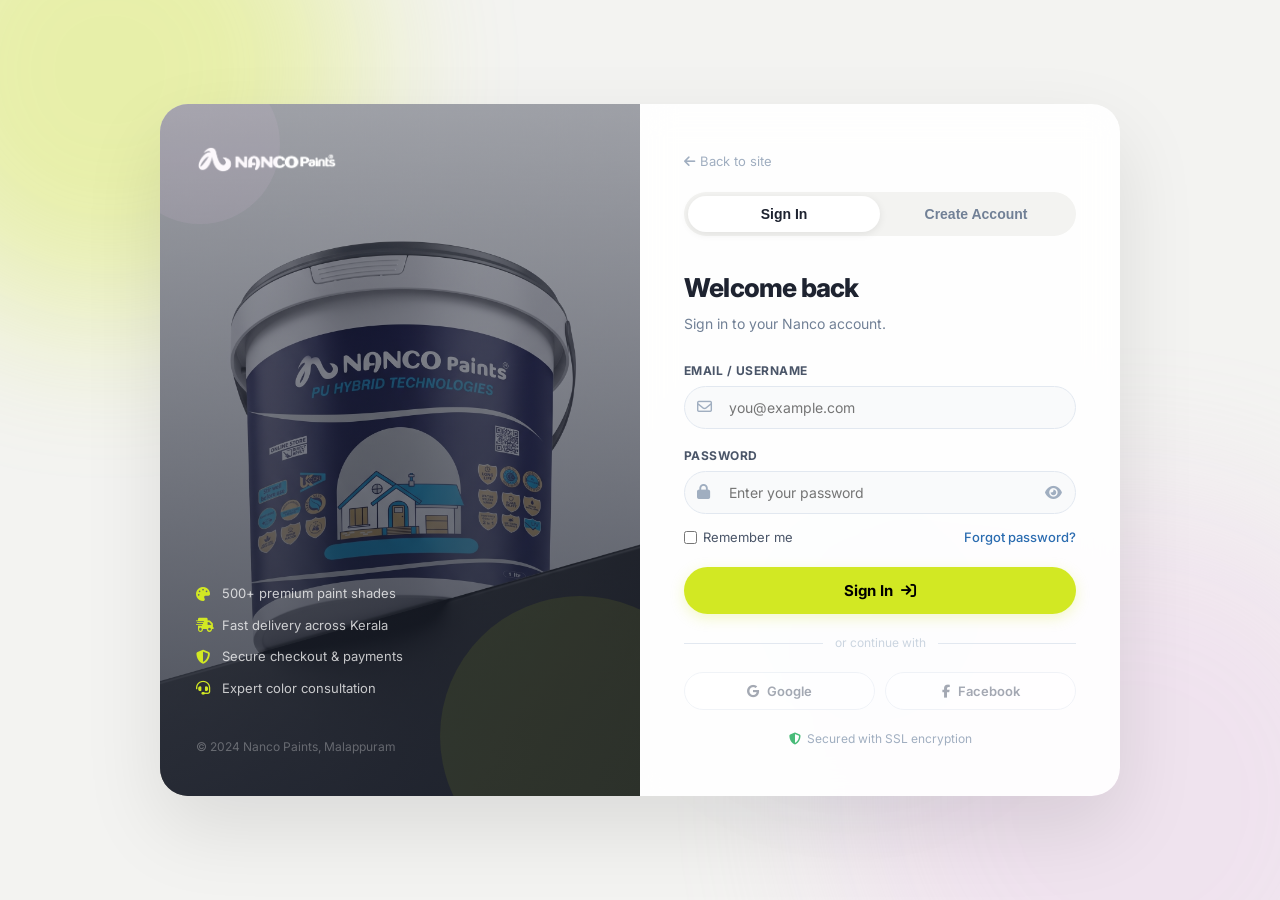
<file: nanco/login.html>
<!DOCTYPE html>
<html lang="en">
<head>
  <meta charset="UTF-8">
  <meta name="viewport" content="width=device-width, initial-scale=1.0">
  <title>Login | Nanco Paints</title>
  <meta name="description" content="Sign in or create an account to shop premium Nanco Paints.">
  <link rel="stylesheet" href="style.css">
  <link href="https://fonts.googleapis.com/css2?family=Inter:wght@400;500;600;700;800&display=swap" rel="stylesheet">
  <link rel="stylesheet" href="https://cdnjs.cloudflare.com/ajax/libs/font-awesome/6.5.0/css/all.min.css">
  <style>
    *, *::before, *::after { box-sizing: border-box; margin: 0; padding: 0; }

    body {
      font-family: 'Inter', sans-serif;
      background: #f3f3f1;
      min-height: 100vh;
      display: flex;
      align-items: center;
      justify-content: center;
      overflow: hidden;
      position: relative;
    }

    /* Animated blobs */
    .blob { position: fixed; border-radius: 50%; filter: blur(80px); z-index: 0; pointer-events: none; }
    .blob-1 { width: 500px; height: 500px; background: #d2e823; top: -180px; left: -140px; opacity: 0.35; animation: floatBlob 8s ease-in-out infinite; }
    .blob-2 { width: 600px; height: 600px; background: #e9c0e9; bottom: -200px; right: -150px; opacity: 0.3; animation: floatBlob 10s ease-in-out infinite reverse; }
    .blob-3 { width: 300px; height: 300px; background: #2665d6; top: 50%; left: 55%; opacity: 0.08; animation: floatBlob 12s ease-in-out infinite; }
    @keyframes floatBlob { 0%, 100% { transform: translate(0, 0) scale(1); } 50% { transform: translate(20px, 30px) scale(1.05); } }

    /* Layout */
    .auth-wrapper {
      position: relative;
      z-index: 1;
      display: flex;
      width: 100%;
      max-width: 960px;
      min-height: 560px;
      border-radius: 28px;
      overflow: hidden;
      box-shadow: 0 32px 80px rgba(0,0,0,0.10);
      margin: 24px;
    }

    /* Left branding panel */
    .auth-brand {
      width: 50%;
      background: linear-gradient(rgba(30, 35, 48, 0.4), rgba(30, 35, 48, 0.8)), url('assets/login-img.png') center/cover no-repeat;
      display: flex;
      flex-direction: column;
      justify-content: space-between;
      padding: 40px 36px;
      color: #fff;
      position: relative;
      overflow: hidden;
      flex-shrink: 0;
    }
    .auth-brand::before {
      content: '';
      position: absolute;
      width: 280px; height: 280px;
      border-radius: 50%;
      background: #d2e823;
      opacity: 0.08;
      bottom: -80px; right: -80px;
    }
    .auth-brand::after {
      content: '';
      position: absolute;
      width: 160px; height: 160px;
      border-radius: 50%;
      background: #e9c0e9;
      opacity: 0.1;
      top: -40px; left: -40px;
    }
    .brand-logo img { height: 30px; filter: brightness(0) invert(1); }
    .brand-body { position: relative; z-index: 1; margin-top: auto; margin-bottom: 40px; }
    .brand-tag {
      display: inline-block;
      background: #d2e823;
      color: #000;
      font-size: 11px;
      font-weight: 700;
      letter-spacing: 0.06em;
      text-transform: uppercase;
      padding: 4px 12px;
      border-radius: 99px;
      margin-bottom: 18px;
    }
    .brand-headline {
      font-size: 34px;
      font-weight: 800;
      line-height: 1.1;
      letter-spacing: -1px;
      margin-bottom: 14px;
    }
    .brand-headline span { color: #d2e823; }
    .brand-sub { font-size: 14px; color: rgba(255,255,255,0.55); line-height: 1.6; }
    .brand-features { display: flex; flex-direction: column; gap: 12px; margin-top: 28px; }
    .brand-feat {
      display: flex; align-items: center; gap: 10px;
      font-size: 13px; color: rgba(255,255,255,0.75);
    }
    .brand-feat i { color: #d2e823; font-size: 14px; width: 16px; }
    .brand-footer { font-size: 12px; color: rgba(255,255,255,0.3); position: relative; z-index: 1; }

    /* Right form panel */
    .auth-form-panel {
      flex: 1;
      background: rgba(255,255,255,0.92);
      backdrop-filter: blur(16px);
      padding: 48px 44px;
      display: flex;
      flex-direction: column;
      justify-content: center;
      overflow-y: auto;
    }

    /* Tab switcher */
    .auth-tabs {
      display: flex;
      gap: 0;
      background: #f3f3f1;
      border-radius: 9999px;
      padding: 4px;
      margin-bottom: 32px;
    }
    .auth-tab {
      flex: 1;
      text-align: center;
      padding: 10px;
      font-size: 14px;
      font-weight: 600;
      border-radius: 9999px;
      cursor: pointer;
      transition: all 0.25s;
      color: #718096;
      border: none;
      background: none;
    }
    .auth-tab.active {
      background: #fff;
      color: #1e2330;
      box-shadow: 0 2px 8px rgba(0,0,0,0.08);
    }

    .auth-panel { display: none; }
    .auth-panel.active { display: block; }

    .panel-title { font-size: 26px; font-weight: 800; letter-spacing: -0.8px; color: #1e2330; margin-bottom: 6px; }
    .panel-sub { font-size: 14px; color: #718096; margin-bottom: 28px; }

    /* Form */
    .form-row { display: flex; gap: 14px; }
    .form-row .form-group { flex: 1; }
    .form-group { margin-bottom: 18px; }
    .form-group label { display: block; font-size: 12px; font-weight: 700; text-transform: uppercase; letter-spacing: 0.04em; color: #4a5568; margin-bottom: 6px; }
    .input-wrap { position: relative; }
    .input-wrap .i-icon { position: absolute; left: 13px; top: 50%; transform: translateY(-50%); color: #a0aec0; font-size: 15px; pointer-events: none; }
    .auth-input {
      width: 100%;
      background: #f9fafb;
      border: 1.5px solid #e2e8f0;
      border-radius: 9999px;
      padding: 12px 20px 12px 44px;
      font-size: 14px;
      font-family: 'Inter', sans-serif;
      color: #1e2330;
      transition: all 0.2s;
    }
    .auth-input:focus { outline: none; border-color: #b8ce0e; box-shadow: 0 0 0 3px rgba(210,232,35,0.25); background: #fff; }
    .eye-btn { position: absolute; right: 12px; top: 50%; transform: translateY(-50%); background: none; border: none; cursor: pointer; color: #a0aec0; font-size: 15px; padding: 2px; }
    .eye-btn:hover { color: #4a5568; }

    .form-row-opts { display: flex; justify-content: space-between; align-items: center; margin: -4px 0 20px; font-size: 13px; }
    .remember { display: flex; align-items: center; gap: 6px; cursor: pointer; color: #4a5568; }
    .remember input { accent-color: #d2e823; }
    .forgot { color: #2b6cb0; text-decoration: none; font-weight: 500; font-size: 13px; }
    .forgot:hover { text-decoration: underline; }

    .password-strength { margin-top: 6px; }
    .strength-bar { height: 3px; border-radius: 99px; background: #e2e8f0; overflow: hidden; margin-bottom: 4px; }
    .strength-fill { height: 100%; width: 0%; border-radius: 99px; transition: width 0.3s, background 0.3s; }
    .strength-label { font-size: 11px; color: #718096; }

    .terms { font-size: 12px; color: #718096; margin-top: -8px; margin-bottom: 18px; }
    .terms a { color: #2b6cb0; }

    .submit-btn {
      width: 100%;
      background: #d2e823;
      color: #000;
      border: none;
      border-radius: 9999px;
      padding: 14px;
      font-size: 15px;
      font-weight: 700;
      font-family: 'Inter', sans-serif;
      cursor: pointer;
      transition: all 0.2s;
      display: flex; align-items: center; justify-content: center; gap: 8px;
      box-shadow: 0 4px 14px rgba(210,232,35,0.25);
    }
    .submit-btn:hover { background: #c3d919; transform: translateY(-1px); box-shadow: 0 6px 18px rgba(210,232,35,0.35); }
    .submit-btn:active { transform: translateY(0); }
    .submit-btn:disabled { opacity: 0.55; cursor: not-allowed; transform: none; box-shadow: none; }

    .divider { display: flex; align-items: center; gap: 12px; margin: 20px 0; color: #cbd5e0; font-size: 12px; }
    .divider::before, .divider::after { content: ''; flex: 1; height: 1px; background: #e2e8f0; }

    .social-btns { display: flex; gap: 10px; }
    .social-btn {
      flex: 1; display: flex; align-items: center; justify-content: center; gap: 8px;
      padding: 10px; border-radius: 9999px; border: 1.5px solid #e2e8f0;
      background: #fff; font-size: 13px; font-weight: 600; color: #4a5568;
      cursor: not-allowed; opacity: 0.5; font-family: 'Inter', sans-serif;
    }

    .alert-box {
      display: none; align-items: center; gap: 8px;
      border-radius: 9999px; padding: 10px 20px; font-size: 13px; font-weight: 600; margin-top: 14px;
    }
    .alert-box.error { display: flex; background: #fff5f5; border: 1px solid #fed7d7; color: #c53030; }
    .alert-box.success { display: flex; background: #f0fff4; border: 1px solid #9ae6b4; color: #276749; }

    .secure-note { display: flex; align-items: center; justify-content: center; gap: 6px; font-size: 12px; color: #a0aec0; margin-top: 20px; }
    .secure-note i { color: #48bb78; }

    .back-link { display: inline-flex; align-items: center; gap: 5px; font-size: 13px; color: #a0aec0; text-decoration: none; margin-bottom: 20px; transition: color 0.2s; }
    .back-link:hover { color: #1e2330; }

    @media (max-width: 700px) {
      .auth-brand { display: none; }
      .auth-wrapper { max-width: 440px; border-radius: 20px; }
      .auth-form-panel { padding: 36px 28px; }
    }
  </style>
  <link rel="icon" type="image/png" href="assets/logo.png">
</head>
<body>
  <div class="blob blob-1"></div>
  <div class="blob blob-2"></div>
  <div class="blob blob-3"></div>

  <div class="auth-wrapper">
    <!-- Left Brand Panel -->
    <div class="auth-brand">
      <div class="brand-logo">
        <img src="assets/dark-logo.png" alt="Nanco Paints">
      </div>
      <div class="brand-body">
        <div class="brand-features">
          <div class="brand-feat"><i class="fa-solid fa-palette"></i> 500+ premium paint shades</div>
          <div class="brand-feat"><i class="fa-solid fa-truck-fast"></i> Fast delivery across Kerala</div>
          <div class="brand-feat"><i class="fa-solid fa-shield-halved"></i> Secure checkout & payments</div>
          <div class="brand-feat"><i class="fa-solid fa-headset"></i> Expert color consultation</div>
        </div>
      </div>
      <div class="brand-footer">© 2024 Nanco Paints, Malappuram</div>
    </div>

    <!-- Right Form Panel -->
    <div class="auth-form-panel">
      <a href="index.html" class="back-link"><i class="fa-solid fa-arrow-left"></i> Back to site</a>

      <!-- Tab Switcher -->
      <div class="auth-tabs">
        <button class="auth-tab active" id="tab-login" onclick="switchTab('login')">Sign In</button>
        <button class="auth-tab" id="tab-register" onclick="switchTab('register')">Create Account</button>
      </div>

      <!-- LOGIN PANEL -->
      <div class="auth-panel active" id="panel-login">
        <h1 class="panel-title">Welcome back</h1>
        <p class="panel-sub">Sign in to your Nanco account.</p>

        <form id="loginForm">
          <div class="form-group">
            <label for="loginEmail">Email / Username</label>
            <div class="input-wrap">
              <span class="i-icon"><i class="fa-regular fa-envelope"></i></span>
              <input type="text" id="loginEmail" class="auth-input" placeholder="you@example.com" required>
            </div>
          </div>
          <div class="form-group">
            <label for="loginPassword">Password</label>
            <div class="input-wrap">
              <span class="i-icon"><i class="fa-solid fa-lock"></i></span>
              <input type="password" id="loginPassword" class="auth-input" placeholder="Enter your password" required>
              <button type="button" class="eye-btn" onclick="toggleEye('loginPassword', 'eye1')">
                <i class="fa-solid fa-eye" id="eye1"></i>
              </button>
            </div>
          </div>
          <div class="form-row-opts">
            <label class="remember"><input type="checkbox" id="rememberMe"> Remember me</label>
            <a href="#" class="forgot" onclick="alert('Contact your administrator to reset credentials.');return false;">Forgot password?</a>
          </div>
          <button type="submit" class="submit-btn" id="loginBtn">
            <span>Sign In</span><i class="fa-solid fa-arrow-right-to-bracket"></i>
          </button>
          <div class="alert-box" id="loginAlert"></div>
        </form>

        <div class="divider">or continue with</div>
        <div class="social-btns">
          <button class="social-btn"><i class="fa-brands fa-google"></i> Google</button>
          <button class="social-btn"><i class="fa-brands fa-facebook-f"></i> Facebook</button>
        </div>
      </div>

      <!-- REGISTER PANEL -->
      <div class="auth-panel" id="panel-register">
        <h1 class="panel-title">Create account</h1>
        <p class="panel-sub">Join Nanco and explore our paint collection.</p>

        <form id="registerForm">
          <div class="form-group">
            <label for="regName">Full Name</label>
            <div class="input-wrap">
              <span class="i-icon"><i class="fa-regular fa-user"></i></span>
              <input type="text" id="regName" class="auth-input" placeholder="Your full name" required>
            </div>
          </div>
          <div class="form-group">
            <label for="regEmail">Email Address</label>
            <div class="input-wrap">
              <span class="i-icon"><i class="fa-regular fa-envelope"></i></span>
              <input type="email" id="regEmail" class="auth-input" placeholder="you@example.com" required>
            </div>
          </div>
          <div class="form-row">
            <div class="form-group">
              <label for="regPassword">Password</label>
              <div class="input-wrap">
                <span class="i-icon"><i class="fa-solid fa-lock"></i></span>
                <input type="password" id="regPassword" class="auth-input" placeholder="Min. 6 chars" required oninput="checkStrength(this.value)">
                <button type="button" class="eye-btn" onclick="toggleEye('regPassword', 'eye2')">
                  <i class="fa-solid fa-eye" id="eye2"></i>
                </button>
              </div>
              <div class="password-strength">
                <div class="strength-bar"><div class="strength-fill" id="strengthFill"></div></div>
                <div class="strength-label" id="strengthLabel">Enter a password</div>
              </div>
            </div>
            <div class="form-group">
              <label for="regConfirm">Confirm Password</label>
              <div class="input-wrap">
                <span class="i-icon"><i class="fa-solid fa-lock"></i></span>
                <input type="password" id="regConfirm" class="auth-input" placeholder="Repeat password" required>
                <button type="button" class="eye-btn" onclick="toggleEye('regConfirm', 'eye3')">
                  <i class="fa-solid fa-eye" id="eye3"></i>
                </button>
              </div>
            </div>
          </div>
          <p class="terms">By creating an account you agree to our <a href="#">Terms of Service</a> and <a href="#">Privacy Policy</a>.</p>
          <button type="submit" class="submit-btn" id="registerBtn">
            <span>Create Account</span><i class="fa-solid fa-user-plus"></i>
          </button>
          <div class="alert-box" id="registerAlert"></div>
        </form>
      </div>

      <div class="secure-note"><i class="fa-solid fa-shield-halved"></i> Secured with SSL encryption</div>
    </div>
  </div>

  <script>
    const API_BASE = 'http://127.0.0.1:5000/api';

    // Redirect if already logged in
    const session = JSON.parse(sessionStorage.getItem('nanco_session') || 'null');
    if (session && session.token) {
      if (session.role === 'admin') window.location.href = 'admin.html';
      else window.location.href = 'index.html';
    }

    function switchTab(tab) {
      document.getElementById('tab-login').classList.toggle('active', tab === 'login');
      document.getElementById('tab-register').classList.toggle('active', tab === 'register');
      document.getElementById('panel-login').classList.toggle('active', tab === 'login');
      document.getElementById('panel-register').classList.toggle('active', tab === 'register');
    }

    function toggleEye(inputId, iconId) {
      const inp = document.getElementById(inputId);
      const ico = document.getElementById(iconId);
      if (inp.type === 'password') {
        inp.type = 'text';
        ico.className = 'fa-solid fa-eye-slash';
      } else {
        inp.type = 'password';
        ico.className = 'fa-solid fa-eye';
      }
    }

    function checkStrength(val) {
      const fill = document.getElementById('strengthFill');
      const label = document.getElementById('strengthLabel');
      let score = 0;
      if (val.length >= 6) score++;
      if (val.length >= 10) score++;
      if (/[A-Z]/.test(val)) score++;
      if (/[0-9]/.test(val)) score++;
      if (/[^a-zA-Z0-9]/.test(val)) score++;
      const levels = [
        { w: '20%', c: '#fc8181', t: 'Very weak' },
        { w: '40%', c: '#f6ad55', t: 'Weak' },
        { w: '60%', c: '#fbd38d', t: 'Fair' },
        { w: '80%', c: '#68d391', t: 'Good' },
        { w: '100%', c: '#48bb78', t: 'Strong' }
      ];
      const lv = levels[Math.min(score - 1, 4)] || { w: '0%', c: '#e2e8f0', t: 'Enter a password' };
      fill.style.width = lv.w;
      fill.style.background = lv.c;
      label.textContent = lv.t;
    }

    function showAlert(elId, type, msg) {
      const el = document.getElementById(elId);
      el.className = `alert-box ${type}`;
      el.innerHTML = `<i class="fa-solid fa-${type === 'error' ? 'triangle-exclamation' : 'circle-check'}"></i> ${msg}`;
    }

    function saveSession(data) {
      sessionStorage.setItem('nanco_session', JSON.stringify({
        token: data.token,
        role: data.role,
        name: data.name,
        email: data.email || ''
      }));
    }

    // LOGIN
    document.getElementById('loginForm').addEventListener('submit', async (e) => {
      e.preventDefault();
      const btn = document.getElementById('loginBtn');
      btn.disabled = true;
      btn.innerHTML = '<i class="fa-solid fa-spinner fa-spin"></i> Signing in...';
      document.getElementById('loginAlert').className = 'alert-box';

      try {
        const res = await fetch(`${API_BASE}/login`, {
          method: 'POST',
          headers: { 'Content-Type': 'application/json' },
          body: JSON.stringify({
            username: document.getElementById('loginEmail').value,
            password: document.getElementById('loginPassword').value
          })
        });
        const data = await res.json();
        if (data.token) {
          saveSession(data);
          if (data.role === 'admin') window.location.href = 'admin.html';
          else window.location.href = 'index.html';
        } else {
          showAlert('loginAlert', 'error', data.error || 'Invalid credentials.');
          btn.disabled = false;
          btn.innerHTML = '<span>Sign In</span><i class="fa-solid fa-arrow-right-to-bracket"></i>';
        }
      } catch (err) {
        showAlert('loginAlert', 'error', 'Server unreachable. Is the backend running?');
        btn.disabled = false;
        btn.innerHTML = '<span>Sign In</span><i class="fa-solid fa-arrow-right-to-bracket"></i>';
      }
    });

    // REGISTER
    document.getElementById('registerForm').addEventListener('submit', async (e) => {
      e.preventDefault();
      const btn = document.getElementById('registerBtn');
      const pass = document.getElementById('regPassword').value;
      const confirm = document.getElementById('regConfirm').value;
      document.getElementById('registerAlert').className = 'alert-box';

      if (pass !== confirm) {
        showAlert('registerAlert', 'error', 'Passwords do not match.');
        return;
      }
      if (pass.length < 6) {
        showAlert('registerAlert', 'error', 'Password must be at least 6 characters.');
        return;
      }

      btn.disabled = true;
      btn.innerHTML = '<i class="fa-solid fa-spinner fa-spin"></i> Creating account...';

      try {
        const res = await fetch(`${API_BASE}/register`, {
          method: 'POST',
          headers: { 'Content-Type': 'application/json' },
          body: JSON.stringify({
            name: document.getElementById('regName').value,
            email: document.getElementById('regEmail').value,
            password: pass
          })
        });
        const data = await res.json();
        if (data.token) {
          saveSession(data);
          window.location.href = 'index.html';
        } else {
          showAlert('registerAlert', 'error', data.error || 'Registration failed.');
          btn.disabled = false;
          btn.innerHTML = '<span>Create Account</span><i class="fa-solid fa-user-plus"></i>';
        }
      } catch (err) {
        showAlert('registerAlert', 'error', 'Server unreachable. Is the backend running?');
        btn.disabled = false;
        btn.innerHTML = '<span>Create Account</span><i class="fa-solid fa-user-plus"></i>';
      }
    });
  </script>
</body>
</html>
</file>
<file: nanco/style.css>
@import url('https://fonts.googleapis.com/css2?family=Inter:wght@400;500;700;800&display=swap');
@import url('https://fonts.googleapis.com/css2?family=Manjari:wght@400;700&display=swap');

body.lang-ml {
  font-family: 'Manjari', 'Inter', ui-sans-serif, system-ui, sans-serif;
}
body.lang-ml button,
body.lang-ml input,
body.lang-ml textarea,
body.lang-ml select,
body.lang-ml a,
body.lang-ml .btn-primary,
body.lang-ml .btn-ghost,
body.lang-ml .nav-cta,
body.lang-ml .nav-lang-btn {
  font-family: 'Manjari', 'Inter', ui-sans-serif, system-ui, sans-serif;
}

:root {
  --color-lime-spark: #c8d90f;
  --color-lavender-mist: #e9c0e9;
  --color-cobalt-band: #2665d6;
  --color-maroon-plate: #780016;
  --color-cobalt-deep: #061492;
  --color-forest-ink: #254f1a;
  --color-mustard-pop: #d6a337;
  --color-linen-canvas: #f3f3f1;
  --color-white-plate: #ffffff;
  --color-ink-black: #000000;
  --color-midnight-ink: #1e2330;
  --color-sage-mute: #676b5f;
  --color-leaf-wash: #ebffc5;
  --color-moss-tint: #e8efd6;
  --color-concrete-tile: #adadad;
  --font-primary: 'Inter', ui-sans-serif, system-ui, sans-serif;
  --radius-nav: 8px;
  --radius-tags: 99px;
  --radius-cards: 32px;
  --radius-inputs: 8px;
  --radius-buttons: 99px;
  --radius-largecards: 64px;
  --radius-organic: 1000px;
  --border-ink: none;
  --page-max-width: 1200px;
}

*, *::before, *::after { box-sizing: border-box; margin: 0; padding: 0; }

body {
  font-family: var(--font-primary);
  background: var(--color-linen-canvas);
  color: var(--color-ink-black);
  font-size: 16px;
  line-height: 1.5;
}

a, button, [role="button"], label {
  cursor: pointer;
}

/* ── ANNOUNCEMENT BANNER ── */
.banner-strip {
  background: #2a2a2a;
  color: rgba(255, 255, 255, 0.55);
  border-top: 1px solid rgba(255, 255, 255, 0.06);
  text-align: center;
  padding: 14px 24px;
  font-size: 14px;
  font-weight: 400;
  letter-spacing: 0.02em;
}
.banner-strip span { text-decoration: underline; font-weight: 600; color: rgba(200, 217, 15, 0.7); }
.banner-strip i { color: rgba(200, 217, 15, 0.7); }

/* ── FLOATING NAV ── */
.nav-float {
  position: sticky;
  top: 12px;
  z-index: 100;
  display: flex;
  justify-content: center;
  padding: 0 24px;
  pointer-events: none;
}
.nav-inner {
  background: var(--color-white-plate);
  border-radius: 99px;
  display: flex;
  align-items: center;
  justify-content: space-between;
  padding: 8px 8px 8px 20px;
  width: 100%;
  max-width: var(--page-max-width);
  gap: 16px;
  box-shadow: 0 4px 24px rgba(0, 0, 0, 0.10), 0 1px 4px rgba(0,0,0,0.06);
  pointer-events: all;
}
.nav-logo {
  display: flex;
  align-items: center;
  text-decoration: none;
  flex-shrink: 0;
}
.nav-logo img {
  height: 38px;
  width: auto;
  display: block;
  object-fit: contain;
}
.nav-logo span { color: var(--color-maroon-plate); }
.nav-links {
  display: flex;
  align-items: center;
  gap: 4px;
  list-style: none;
}
.nav-links a {
  padding: 8px 14px;
  font-size: 15px;
  font-weight: 500;
  color: var(--color-ink-black);
  text-decoration: none;
  border-radius: var(--radius-nav);
  transition: background 0.15s;
}
.nav-links a:hover { background: var(--color-linen-canvas); }
.nav-cta {
  background: var(--color-lime-spark);
  color: var(--color-ink-black);
  border: var(--border-ink);
  border-radius: var(--radius-buttons);
  padding: 10px 22px;
  font-size: 15px;
  font-weight: 700;
  text-decoration: none;
  white-space: nowrap;
  transition: transform 0.1s;
}
.nav-cta:hover { transform: translateY(-1px); }

/* ── LANGUAGE SELECTOR ── */
.nav-lang-selector {
  position: relative;
  display: inline-block;
}
.nav-lang-btn {
  background: transparent;
  border: none;
  border-radius: var(--radius-buttons);
  padding: 10px 18px;
  font-size: 14px;
  font-weight: 700;
  color: var(--color-ink-black);
  cursor: pointer;
  display: flex;
  align-items: center;
  gap: 8px;
  transition: background 0.15s, border-color 0.15s;
  font-family: var(--font-primary) !important;
  outline: none;
}
.nav-lang-btn:hover {
  background: rgba(0, 0, 0, 0.05);
  /* border-color: rgba(0, 0, 0, 0.3); removed */
}
.nav-lang-dropdown {
  position: absolute;
  top: calc(100% + 8px);
  right: 0;
  background: var(--color-white-plate);
  border-radius: 12px;
  box-shadow: 0 10px 30px rgba(0, 0, 0, 0.12), 0 1px 3px rgba(0,0,0,0.06);
  border: 1px solid rgba(0, 0, 0, 0.08);
  padding: 6px;
  display: none;
  flex-direction: column;
  min-width: 140px;
  z-index: 1000;
}
.nav-lang-dropdown.open {
  display: flex;
}
.lang-option {
  padding: 10px 14px;
  font-size: 14px;
  font-weight: 500;
  color: var(--color-ink-black);
  text-decoration: none;
  border-radius: 8px;
  transition: background 0.15s;
  text-align: left;
}
.lang-option:hover {
  background: var(--color-linen-canvas);
}
.lang-option.active {
  background: var(--color-lime-spark);
  font-weight: 700;
}
@media (max-width: 900px) {
  .nav-lang-selector { display: none; }
}
.nav-toggle {
  display: none;
  flex-direction: column;
  gap: 5px;
  background: none;
  border: none;
  cursor: pointer;
  padding: 8px;
}
.nav-toggle span {
  display: block;
  width: 22px;
  height: 2px;
  background: var(--color-ink-black);
  border-radius: 2px;
}

/* ── HERO SECTION ── */
.hero-section {
  background: var(--color-lime-spark);
  border-bottom: var(--border-ink);
  padding: 72px 24px 80px;
  position: relative;
  overflow: visible;
}
.hero-house-bg {
  position: absolute;
  top: 0;
  bottom: 0;
  right: 0;
  height: 100% !important;
  width: 90% !important;
  object-fit: cover;
  object-position: right;
  z-index: 1;
  pointer-events: none;
}
.hero-yellow-overlay {
  position: absolute;
  top: 0;
  bottom: 0;
  left: 0;
  width: 50%;
  z-index: 2;
  background: linear-gradient(to right, var(--color-lime-spark) 40%, transparent 100%);
  pointer-events: none;
}
.hero-inner {
  position: relative;
  z-index: 5;
  max-width: var(--page-max-width);
  margin: 0 auto;
  display: grid;
  grid-template-columns: 1fr 1fr;
  align-items: center;
  gap: 48px;
}
.hero-tag {
  display: inline-flex;
  align-items: center;
  gap: 8px;
  background: var(--color-white-plate);
  border: var(--border-ink);
  border-radius: var(--radius-tags);
  padding: 6px 16px;
  font-size: 13px;
  font-weight: 700;
  letter-spacing: 0.06em;
  text-transform: uppercase;
  margin-bottom: 24px;
}
.hero-headline {
  font-size: clamp(52px, 6vw, 80px);
  font-weight: 800;
  line-height: 1;
  letter-spacing: -3.44px;
  margin-bottom: 20px;
}
.hero-sub {
  font-size: 18px;
  line-height: 1.45;
  letter-spacing: -0.36px;
  color: var(--color-midnight-ink);
  margin-bottom: 36px;
  max-width: 440px;
}
.hero-actions { display: flex; gap: 12px; flex-wrap: wrap; }
.btn-primary {
  background: var(--color-ink-black);
  color: var(--color-white-plate);
  border: var(--border-ink);
  border-radius: var(--radius-buttons);
  padding: 16px 28px;
  font-size: 16px;
  font-weight: 700;
  text-decoration: none;
  transition: transform 0.1s;
  display: inline-block;
}
.btn-primary:hover { transform: translateY(-2px); }
.btn-ghost {
  background: transparent;
  color: var(--color-ink-black);
  border: 1.5px solid rgba(0, 0, 0, 0.15);
  border-radius: var(--radius-buttons);
  padding: 16px 26px;
  font-size: 16px;
  font-weight: 500;
  text-decoration: none;
  transition: background 0.15s;
  display: inline-block;
}
.btn-ghost:hover { background: rgba(0,0,0,0.06); }
.hero-right {
  display: flex;
  justify-content: flex-end;
  align-items: center;
  position: relative;
  overflow: visible;
}
.hero-image-wrap {
  position: relative;
  width: 100%;
  max-width: 440px;
  margin-bottom: -180px;
  z-index: 10;
  filter: drop-shadow(0 25px 35px rgba(0, 0, 0, 0.18));
  transition: transform 0.3s cubic-bezier(0.175, 0.885, 0.32, 1.275);
}
.hero-image-wrap:hover {
  transform: scale(1.04) translateY(-5px);
}
.hero-bucket-image {
  width: 100%;
  height: auto;
  display: block;
}

/* ── SECTION WRAPPER ── */
.section-wrap { padding: 80px 24px; }
.section-inner { max-width: var(--page-max-width); margin: 0 auto; }
.section-label {
  display: inline-flex;
  align-items: center;
  gap: 8px;
  border: var(--border-ink);
  border-radius: var(--radius-tags);
  padding: 5px 16px;
  font-size: 13px;
  font-weight: 700;
  letter-spacing: 0.06em;
  text-transform: uppercase;
  margin-bottom: 20px;
}
.section-title {
  font-size: clamp(36px, 4.5vw, 56px);
  font-weight: 800;
  line-height: 1.06;
  letter-spacing: -2.19px;
  margin-bottom: 12px;
}
.section-sub {
  font-size: 18px;
  color: var(--color-sage-mute);
  letter-spacing: -0.36px;
  line-height: 1.4;
  margin-bottom: 48px;
  max-width: 560px;
}

/* ── BENTO GRID ── */
.bento-grid {
  display: flex;
  flex-direction: column;
  gap: 14px;
}

/* Each row wraps side-by-side cards */
.bento-grid-row {
  display: flex;
  gap: 14px;
}

/* Layout modifiers via flex-basis */
.bento-full  { flex: 1 1 100%; }
.bento-60    { flex: 0 0 calc(60% - 7px); }
.bento-40    { flex: 0 0 calc(40% - 7px); }
.bento-third { flex: 1 1 0; }

/* Cards in the same visual row auto-wrap via flex on the grid */
.bento-grid {
  flex-wrap: wrap;
  flex-direction: row;
}

.bento-card {
  border: var(--border-ink);
  border-radius: 40px;
  padding: 28px 24px;
  display: flex;
  flex-direction: column;
  gap: 12px;
  min-height: 200px;
  cursor: pointer;
  text-decoration: none;
  transition: transform 0.15s, box-shadow 0.15s;
  position: relative;
  overflow: hidden;
  box-shadow: 0 4px 20px rgba(0, 0, 0, 0.02);
}
.bento-card:hover { transform: translateY(-3px); box-shadow: 0 12px 30px rgba(0, 0, 0, 0.08); }
.bento-card.span2 { grid-column: span 2; }
.bento-card.large { border-radius: var(--radius-cards); min-height: 260px; }
.bento-card-icon {
  font-size: 48px;
  line-height: 1;
  display: inline-flex;
}
.bento-card-title {
  font-size: 28px;
  font-weight: 800;
  line-height: 1.2;
  letter-spacing: -0.6px;
}
.bento-card-desc { font-size: 14px; line-height: 1.5; opacity: 0.8; }
.bento-card-arrow {
  margin-top: auto;
  display: inline-flex;
  align-items: center;
  gap: 6px;
  font-size: 14px;
  font-weight: 700;
  background: rgba(0,0,0,0.08);
  border: var(--border-ink);
  border-radius: var(--radius-tags);
  padding: 6px 14px;
  width: fit-content;
  text-decoration: none;
  transition: background 0.15s;
}
.bento-card-arrow:hover { background: rgba(0,0,0,0.15); }

/* card color variants */
.card-lime   { background: var(--color-lime-spark);    color: #000; }
#card-paint-workers {
  position: relative;
  overflow: hidden;
  background: var(--color-lime-spark);
  color: #fff !important;
}
#card-paint-workers::before {
  content: "";
  position: absolute;
  top: 5px;
  left: 5px;
  right: 5px;
  bottom: 5px;
  background-image: linear-gradient(rgba(0, 0, 0, 0.55), rgba(0, 0, 0, 0.55)), url('assets/Paint Workers Portal.jpg');
  background-size: cover;
  background-position: center;
  border-radius: calc(var(--radius-cards) - 5px);
  z-index: 0;
  pointer-events: none;
}
#card-paint-workers > * {
  position: relative;
  z-index: 1;
}
#card-paint-workers .bento-card-icon {
  color: #fff;
}
#card-paint-workers .bento-card-arrow {
  background: rgba(255, 255, 255, 0.2);
  color: #fff !important;
  border: 1px solid rgba(255, 255, 255, 0.4);
}
@media (max-width: 600px) {
  #card-paint-workers::before {
    border-radius: calc(var(--radius-cards) - 5px);
  }
}
#card-factory-outlets {
  position: relative;
  overflow: hidden;
  background: var(--color-white-plate);
  color: #fff;
}
#card-factory-outlets::before {
  content: "";
  position: absolute;
  top: 5px;
  left: 5px;
  right: 5px;
  bottom: 5px;
  background-image: linear-gradient(rgba(0, 0, 0, 0.55), rgba(0, 0, 0, 0.55)), url('assets/outlet.png');
  background-size: cover;
  background-position: center;
  border-radius: calc(var(--radius-cards) - 5px);
  z-index: 0;
  pointer-events: none;
}
#card-factory-outlets > * {
  position: relative;
  z-index: 1;
}
#card-factory-outlets .bento-card-icon {
  color: #fff;
}
#card-factory-outlets .bento-card-arrow {
  background: rgba(255, 255, 255, 0.2);
  color: #fff;
  border: 1px solid rgba(255, 255, 255, 0.4);
}
@media (min-width: 601px) {
  #card-factory-outlets .bento-card-icon {
    font-size: 28px;
  }
  #card-factory-outlets .bento-card-title {
    font-size: 34px;
  }
}
#card-products {
  position: relative;
  overflow: hidden;
  background: var(--color-cobalt-deep);
  color: #fff;
}
#card-products::before {
  content: "";
  position: absolute;
  top: 5px;
  left: 5px;
  right: 5px;
  bottom: 5px;
  background-image: linear-gradient(rgba(0, 0, 0, 0.55), rgba(0, 0, 0, 0.55)), url('assets/products.jpg');
  background-size: cover;
  background-position: center;
  border-radius: calc(var(--radius-cards) - 5px);
  z-index: 0;
  pointer-events: none;
}
#card-products > * {
  position: relative;
  z-index: 1;
}
#card-products .bento-card-icon {
  color: #fff;
}
#card-products .bento-card-arrow {
  background: rgba(255, 255, 255, 0.2);
  color: #fff !important;
  border: 1px solid rgba(255, 255, 255, 0.4) !important;
}
#card-color-studio {
  position: relative;
  overflow: hidden;
  background: var(--color-forest-ink);
  color: #fff;
}
#card-color-studio::before {
  content: "";
  position: absolute;
  top: 5px;
  left: 5px;
  right: 5px;
  bottom: 5px;
  background-image: linear-gradient(rgba(0, 0, 0, 0.55), rgba(0, 0, 0, 0.55)), url('assets/colors.jpg');
  background-size: cover;
  background-position: center;
  border-radius: calc(var(--radius-cards) - 5px);
  z-index: 0;
  pointer-events: none;
}
#card-color-studio > * {
  position: relative;
  z-index: 1;
}
#card-color-studio .bento-card-icon {
  color: #fff;
}
#card-color-studio .bento-card-arrow {
  background: rgba(255, 255, 255, 0.2);
  color: #fff !important;
  border: 1px solid rgba(255, 255, 255, 0.4) !important;
}
#card-catalogs {
  position: relative;
  overflow: hidden;
  background: var(--color-lavender-mist);
  color: #fff;
}
#card-catalogs::before {
  content: "";
  position: absolute;
  top: 5px;
  left: 5px;
  right: 5px;
  bottom: 5px;
  background-image: linear-gradient(rgba(0, 0, 0, 0.55), rgba(0, 0, 0, 0.55)), url('assets/catelog.jpg');
  background-size: cover;
  background-position: center;
  border-radius: calc(var(--radius-cards) - 5px);
  z-index: 0;
  pointer-events: none;
}
#card-catalogs > * {
  position: relative;
  z-index: 1;
}
#card-catalogs .bento-card-icon {
  color: #fff;
}
#card-catalogs .bento-card-arrow {
  background: rgba(255, 255, 255, 0.2);
  color: #fff !important;
  border: 1px solid rgba(255, 255, 255, 0.4) !important;
}
#card-calculator {
  position: relative;
  overflow: hidden;
  background: var(--color-mustard-pop);
  color: #fff;
}
#card-calculator::before {
  content: "";
  position: absolute;
  top: 5px;
  left: 5px;
  right: 5px;
  bottom: 5px;
  background-image: linear-gradient(rgba(0, 0, 0, 0.55), rgba(0, 0, 0, 0.55)), url('assets/paint calculator.jpg');
  background-size: cover;
  background-position: center;
  border-radius: calc(var(--radius-cards) - 5px);
  z-index: 0;
  pointer-events: none;
}
#card-calculator > * {
  position: relative;
  z-index: 1;
}
#card-calculator .bento-card-icon {
  color: #fff;
}
#card-calculator .bento-card-arrow {
  background: rgba(255, 255, 255, 0.2);
  color: #fff !important;
  border: 1px solid rgba(255, 255, 255, 0.4) !important;
}
#card-visualizer {
  position: relative;
  overflow: hidden;
  background: var(--color-maroon-plate);
  color: #fff;
}
#card-visualizer::before {
  content: "";
  position: absolute;
  top: 5px;
  left: 5px;
  right: 5px;
  bottom: 5px;
  background-image: linear-gradient(rgba(0, 0, 0, 0.55), rgba(0, 0, 0, 0.55)), url('assets/paint visualizer.jpg');
  background-size: cover;
  background-position: center;
  border-radius: calc(var(--radius-cards) - 5px);
  z-index: 0;
  pointer-events: none;
}
#card-visualizer > * {
  position: relative;
  z-index: 1;
}
#card-visualizer .bento-card-icon {
  color: #fff;
}
#card-visualizer .bento-card-arrow {
  background: rgba(255, 255, 255, 0.2);
  color: #fff !important;
  border: 1px solid rgba(255, 255, 255, 0.4) !important;
}
@media (min-width: 601px) {
  #card-visualizer .bento-card-icon {
    font-size: 28px;
  }
  #card-visualizer .bento-card-title {
    font-size: 34px;
  }
}
.card-cobalt { background: var(--color-cobalt-deep);   color: #fff; }
.card-forest { background: var(--color-forest-ink);    color: #fff; }
.card-maroon { background: var(--color-maroon-plate);  color: #fff; }
.card-mustard{ background: var(--color-mustard-pop);   color: #000; }
.card-lavender{background: var(--color-lavender-mist); color: #000; }
.card-cobaltb{ background: var(--color-cobalt-band);   color: #fff; }
.card-white  { background: var(--color-white-plate);   color: #000; }
.card-linen  { background: var(--color-linen-canvas);  color: #000; }

/* ── COBALT BAND SECTION ── */
.band-cobalt {
  background: var(--color-cobalt-band);
  border-top: var(--border-ink);
  border-bottom: var(--border-ink);
  padding: 80px 24px;
  position: relative;
  overflow: hidden;
}
.stats-house-bg {
  position: absolute;
  top: 0;
  bottom: 0;
  right: 0;
  height: 100%;
  width: auto;
  z-index: 1;
  pointer-events: none;
}
.band-cobalt .section-inner {
  position: relative;
  z-index: 2;
}
@media (max-width: 900px) {
  .stats-house-bg {
    display: none;
  }
}
.band-cobalt .section-title,
.band-cobalt .section-label { color: #fff; }
.band-cobalt .section-sub { color: rgba(255,255,255,0.7); }
.band-cobalt .section-label { border-color: rgba(255,255,255,0.4); }
.stats-row {
  display: grid;
  grid-template-columns: repeat(3, 1fr);
  gap: 14px;
  margin-top: 48px;
}
.stat-card {
  background: rgba(255,255,255,0.12);
  border: 2.5px solid rgba(255,255,255,0.35);
  border-radius: var(--radius-cards);
  padding: 32px 28px;
  color: #fff;
}
.stat-num {
  font-size: 56px;
  font-weight: 800;
  line-height: 1;
  letter-spacing: -2px;
}
.stat-unit { font-size: 28px; font-weight: 800; }
.stat-label { font-size: 16px; margin-top: 8px; opacity: 0.8; }

/* ── MAROON BAND ── */
.band-maroon {
  background: var(--color-maroon-plate);
  border-top: var(--border-ink);
  border-bottom: var(--border-ink);
  padding: 80px 24px;
}
.band-maroon .section-title { color: #000000; }
.band-maroon .section-label { color: #fff; border-color: rgba(255,255,255,0.4); }
.band-maroon .section-sub { color: rgba(255,255,255,0.7); }
.band-maroon .btn-primary {
  background: var(--color-lime-spark);
  color: #000;
  border-color: #000;
}
.band-maroon .btn-ghost {
  color: #fff;
  border-color: rgba(255,255,255,0.6);
}
.band-maroon .btn-ghost:hover { background: rgba(255,255,255,0.1); }

/* ── CONTACT / INFO SECTION ── */
.info-grid {
  display: grid;
  grid-template-columns: repeat(3, 1fr);
  gap: 14px;
  margin-top: 48px;
}
.info-card {
  background: var(--color-white-plate);
  border: var(--border-ink);
  border-radius: var(--radius-cards);
  padding: 32px 28px;
  display: flex;
  flex-direction: column;
  gap: 12px;
  box-shadow: 0 8px 30px rgba(0, 0, 0, 0.04);
}
.info-icon {
  font-size: 28px;
  width: 52px;
  height: 52px;
  display: flex;
  align-items: center;
  justify-content: center;
  border: var(--border-ink);
  border-radius: 16px;
  background: var(--color-linen-canvas);
}
.info-card h4 {
  font-size: 18px;
  font-weight: 700;
  letter-spacing: -0.36px;
}
.info-card p { font-size: 15px; color: var(--color-sage-mute); line-height: 1.5; }

/* ── FOOTER ── */
.footer-section {
  background: var(--color-ink-black);
  border-top: var(--border-ink);
  padding: 64px 24px 40px;
}
.footer-inner {
  max-width: var(--page-max-width);
  margin: 0 auto;
  display: grid;
  grid-template-columns: 2fr 1fr 1fr 1.4fr;
  gap: 48px;
}
.footer-brand-name {
  margin-bottom: 12px;
}
.footer-brand-name img {
  height: 40px;
  width: auto;
  display: block;
  object-fit: contain;
}
.footer-tagline { font-size: 14px; color: rgba(255,255,255,0.55); line-height: 1.5; margin-bottom: 24px; }
.footer-socials { display: flex; gap: 8px; }
.social-pill {
  background: rgba(255,255,255,0.08);
  border: 2px solid rgba(255,255,255,0.2);
  border-radius: var(--radius-tags);
  width: 40px;
  height: 40px;
  display: flex;
  align-items: center;
  justify-content: center;
  color: #fff;
  text-decoration: none;
  font-size: 16px;
  transition: background 0.15s;
}
.social-pill:hover { background: rgba(255,255,255,0.15); }
.footer-col h5 {
  font-size: 13px;
  font-weight: 700;
  text-transform: uppercase;
  letter-spacing: 0.08em;
  color: rgba(255,255,255,0.4);
  margin-bottom: 16px;
}
.footer-col ul { list-style: none; display: flex; flex-direction: column; gap: 10px; }
.footer-col ul a {
  font-size: 15px;
  color: rgba(255,255,255,0.7);
  text-decoration: none;
  transition: color 0.15s;
}
.footer-col ul a:hover { color: var(--color-lime-spark); }
.footer-subscribe p { font-size: 14px; color: rgba(255,255,255,0.55); margin-bottom: 16px; line-height: 1.5; }
.subscribe-row { display: flex; gap: 8px; }
.subscribe-row input {
  flex: 1;
  background: rgba(255,255,255,0.08);
  border: 2px solid rgba(255,255,255,0.2);
  border-radius: var(--radius-inputs);
  padding: 11px 14px;
  font-size: 14px;
  color: #fff;
  outline: none;
  font-family: var(--font-primary);
}
.subscribe-row input::placeholder { color: rgba(255,255,255,0.35); }
.subscribe-row input:focus { border-color: var(--color-lime-spark); }
.subscribe-row button {
  background: var(--color-lime-spark);
  color: #000;
  border: var(--border-ink);
  border-radius: var(--radius-buttons);
  padding: 11px 18px;
  font-size: 14px;
  font-weight: 700;
  cursor: pointer;
  transition: transform 0.1s;
  font-family: var(--font-primary);
}
.subscribe-row button:hover { transform: translateY(-1px); }
.footer-bottom {
  max-width: var(--page-max-width);
  margin: 40px auto 0;
  padding-top: 24px;
  border-top: 1px solid rgba(255,255,255,0.1);
  display: flex;
  justify-content: space-between;
  align-items: center;
  flex-wrap: wrap;
  gap: 12px;
}
.footer-bottom p { font-size: 13px; color: rgba(255,255,255,0.4); }
.footer-bottom-links { display: flex; gap: 20px; }
.footer-bottom-links a { font-size: 13px; color: rgba(255,255,255,0.4); text-decoration: none; }
.footer-bottom-links a:hover { color: rgba(255,255,255,0.7); }
.cert-badge {
  display: inline-flex;
  align-items: center;
  gap: 8px;
  background: rgba(210,232,35,0.12);
  border: 2px solid var(--color-lime-spark);
  border-radius: var(--radius-tags);
  padding: 6px 14px;
  font-size: 12px;
  font-weight: 700;
  color: var(--color-lime-spark);
  letter-spacing: 0.04em;
  margin-top: 16px;
  width: fit-content;
}

/* ── MOBILE NAV ── */
.mobile-nav {
  display: none;
  position: fixed;
  top: 0; left: 0; right: 0;
  background: var(--color-white-plate);
  border-bottom: 1px solid rgba(0, 0, 0, 0.08);
  padding: 72px 16px 20px;
  z-index: 99;
  flex-direction: column;
  gap: 6px;
  box-shadow: 0 8px 32px rgba(0,0,0,0.10);
  animation: mobileNavIn 0.22s ease;
}
@keyframes mobileNavIn {
  from { opacity: 0; transform: translateY(-10px); }
  to   { opacity: 1; transform: translateY(0); }
}
.mobile-nav.open { display: flex; }
.mobile-nav a {
  padding: 14px 16px;
  font-size: 16px;
  font-weight: 600;
  color: var(--color-ink-black);
  text-decoration: none;
  border-radius: 14px;
  border: 1px solid rgba(0, 0, 0, 0.08);
  transition: background 0.15s;
  display: flex;
  align-items: center;
  gap: 10px;
}
.mobile-nav a:hover { background: var(--color-linen-canvas); }

/* ══════════════════════════════════════
   RESPONSIVE — COMPACT DESKTOP  (≤ 1120 px)
══════════════════════════════════════ */
@media (min-width: 938px) and (max-width: 1120px) {
  .nav-links a {
    padding: 6px 9px;
    font-size: 13px;
  }
  .nav-links { gap: 2px; }
  .nav-cta { padding: 8px 14px; font-size: 13px; }
  .nav-inner { gap: 10px; }
}

/* ══════════════════════════════════════
   RESPONSIVE — TABLET  (≤ 937 px)
══════════════════════════════════════ */
@media (max-width: 937px) {

  /* NAV */
  .nav-links { display: none; }
  .nav-toggle { display: flex; }
  .nav-lang-selector { display: none; }
  .nav-cta { display: none; }
  .nav-float { top: 8px; padding: 0 12px; }
  .nav-inner {
    border-radius: 60px;
    padding: 6px 6px 6px 16px;
    gap: 10px;
  }
  .nav-right { margin-left: auto; }

  /* HERO — keep the two-column feel, just tighter */
  .hero-section { padding: 56px 20px 64px; }
  .hero-inner {
    grid-template-columns: 1fr 1fr;
    gap: 24px;
    align-items: center;
  }
  .hero-right { display: flex; }
  .hero-image-wrap {
    max-width: 280px;
    margin-bottom: -100px;
  }
  .hero-headline { font-size: clamp(36px, 5vw, 60px); }

  /* BENTO — keep 2-column with real heights */
  .bento-grid {
    grid-template-columns: 1fr 1fr;
    gap: 10px;
  }
  .bento-card.span2 { grid-column: span 2; }
  .bento-card { min-height: 180px; }
  .bento-card.large { min-height: 220px; }

  /* STATS */
  .stats-row { grid-template-columns: repeat(3, 1fr); gap: 10px; }

  /* CONTACT */
  .info-grid { grid-template-columns: 1fr 1fr; gap: 10px; }

  /* FOOTER */
  .footer-inner { grid-template-columns: 1fr 1fr; gap: 32px; }
}

/* ══════════════════════════════════════
   RESPONSIVE — MOBILE  (≤ 600 px)
══════════════════════════════════════ */
@media (max-width: 600px) {

  /* NAV */
  .nav-float { top: 8px; padding: 0 16px; }
  .nav-inner { padding: 6px 6px 6px 16px; gap: 8px; }
  .nav-logo img { height: 28px; }
  .nav-inner.search-active .nav-logo { display: none; }
  .nav-inner.search-active .nav-toggle { display: none; }

  /* HERO — stacked, but keep house image as decorative bg accent */
  .hero-section {
    min-height: 520px;
    display: flex;
    align-items: center;
    background-image: url('assets/mobile hero.jpeg') !important;
    background-size: cover;
    background-position: center;
    background-repeat: no-repeat;
  }
  .hero-yellow-overlay {
    display: none !important;
  }
  .hero-house-bg {
    display: none !important;
  }
  .hero-section {
    padding: 88px 16px 48px;
    overflow: hidden;
  }
  .hero-left {
    color: #ffffff;
    position: relative;
    z-index: 5;
    display: flex;
    flex-direction: column;
    align-items: center;
    text-align: center;
  }
  .hero-inner {
    width: 100%;
    grid-template-columns: 1fr;
    gap: 28px;
    text-align: center;
  }
  .hero-right {
    display: none !important;
  }
  .hero-headline {
    color: #ffffff;
    font-size: clamp(38px, 10vw, 54px);
    letter-spacing: -2px;
    line-height: 1.1;
  }
  .hero-headline br {
    display: none;
  }
  .hero-sub { font-size: 16px; max-width: 100%; margin-bottom: 24px; color: rgba(255, 255, 255, 0.9); }
  .hero-actions {
    flex-direction: row;
    gap: 10px;
    justify-content: center;
    width: 100%;
  }
  .btn-ghost {
    color: #ffffff !important;
    border-color: rgba(255, 255, 255, 0.4) !important;
  }
  .btn-ghost:hover {
    background: rgba(255, 255, 255, 0.1) !important;
  }
  .btn-primary, .btn-ghost {
    font-size: 14px;
    padding: 13px 20px;
    flex: 1;
    text-align: center;
  }

  /* SECTIONS */
  .section-wrap { padding: 48px 16px; }
  .section-title {
    font-size: clamp(30px, 8vw, 42px);
    letter-spacing: -1.5px;
    line-height: 1.1;
  }
  .section-title br {
    display: none;
  }
  .section-sub { font-size: 16px; margin-bottom: 32px; }
  .section-label { font-size: 12px; padding: 4px 12px; }
  .band-cobalt { padding: 48px 16px; }
  .band-maroon { padding: 48px 16px; }

  /* BENTO — single column on mobile */
  .bento-grid {
    flex-direction: column;
    gap: 12px;
  }
  .bento-full,
  .bento-60,
  .bento-40,
  .bento-third {
    flex: 1 1 100%;
    width: 100%;
  }
  .bento-card {
    padding: 24px 20px;
    min-height: auto;
    gap: 12px;
    border-radius: 24px !important;
  }
  .bento-card.large {
    border-radius: 28px !important;
  }
  .bento-card-icon {
    font-size: 24px;
    width: 44px;
    height: 44px;
    border-radius: 12px;
  }
  .bento-card-title { font-size: 18px; letter-spacing: -0.2px; }
  .bento-card-desc { font-size: 13px; opacity: 0.85; }
  .bento-card-arrow { font-size: 13px; padding: 6px 12px; margin-top: 8px; }

  /* STATS */
  .stats-row {
    grid-template-columns: 1fr;
    gap: 12px;
    margin-top: 24px;
  }
  .stats-row .stat-card:last-child {
    grid-column: span 1;
  }
  .stat-card { padding: 24px 20px; border-radius: 24px; }
  .stat-num { font-size: 44px; }
  .stat-label { font-size: 14px; }

  /* CONTACT */
  .info-grid {
    grid-template-columns: 1fr 1fr;
    gap: 12px;
    margin-top: 24px;
  }
  .info-grid .info-card:nth-child(1) {
    grid-column: span 2;
    order: 3;
  }
  .info-grid .info-card:nth-child(2) {
    grid-column: span 1;
    order: 1;
  }
  .info-grid .info-card:nth-child(3) {
    grid-column: span 1;
    order: 2;
  }
  .info-card { padding: 20px 16px; border-radius: 20px; gap: 8px; }
  .info-icon { font-size: 24px; width: 40px; height: 40px; }
  .info-card h4 { font-size: 16px; }
  .info-card p { font-size: 13px; }
  .btn-ghost { font-size: 12px; padding: 8px 14px; }

  /* FOOTER */
  .footer-section { padding: 48px 20px 32px; }
  .footer-inner {
    grid-template-columns: 1fr 1fr;
    gap: 32px 16px;
  }
  .footer-inner > div:first-child { grid-column: span 2; text-align: left; }
  .footer-brand-name { text-align: left; }
  .footer-brand-name img { margin: 0; }
  .footer-tagline { text-align: left; }
  .footer-socials { justify-content: flex-start; }
  .footer-col { text-align: left; grid-column: span 1; }
  .footer-col ul { display: flex; flex-direction: column; align-items: flex-start; }
  .footer-subscribe { grid-column: span 2; text-align: left; }
  .subscribe-row { margin: 0; max-width: 100%; }
  .footer-bottom {
    flex-direction: column;
    align-items: flex-start;
    text-align: left;
    gap: 16px;
    margin-top: 40px;
  }
  .footer-bottom-links { justify-content: flex-start; gap: 16px; flex-wrap: wrap; }

  /* ANNOUNCEMENT */
  .banner-strip { font-size: 12px; padding: 10px 14px; line-height: 1.5; }

  /* COY CAROUSEL MOBILE SPECIFICS */
  .coy-slider-track {
    padding: 12px 16px 24px 16px;
    margin: -12px -16px 0 -16px;
    gap: 16px;
  }
  .coy-item {
    flex: 0 0 72vw;
    aspect-ratio: 2 / 3;
    height: auto;
    border-radius: 16px;
  }
  
  /* SHORTS CAROUSEL MOBILE SPECIFICS */
  .shorts-slider-track {
    padding: 12px 16px 24px 16px;
    margin: -12px -16px 0 -16px;
    gap: 12px;
  }
  .short-card {
    flex: 0 0 180px;
    width: 180px;
    height: 310px;
  }
}

/* ── CHATBOT WIDGET ── */
.chatbot-container {
  position: fixed;
  bottom: 24px;
  right: 24px;
  z-index: 9999;
  font-family: var(--font-primary);
}

.chatbot-toggle-btn {
  width: 48px;
  height: 48px;
  border-radius: 50%;
  background: var(--color-midnight-ink);
  color: #fff;
  border: 2px solid var(--color-lime-spark);
  box-shadow: 0 8px 24px rgba(0, 0, 0, 0.2);
  cursor: pointer;
  display: flex;
  align-items: center;
  justify-content: center;
  font-size: 20px;
  transition: transform 0.25s cubic-bezier(0.175, 0.885, 0.32, 1.275), background 0.2s, box-shadow 0.2s;
  position: relative;
}

.chatbot-toggle-btn:hover {
  transform: scale(1.08) translateY(-2px);
  background: #000;
  box-shadow: 0 12px 30px rgba(200, 217, 15, 0.3);
}

.chatbot-toggle-btn:active {
  transform: scale(0.95);
}

.chat-input-wrapper {
  position: fixed;
  bottom: 20px;
  left: 50%;
  transform: translateX(-50%) translateY(20px);
  z-index: 1000;
  display: flex;
  align-items: center;
  gap: 16px;
  width: 70%;
  max-width: 750px;
  opacity: 0;
  pointer-events: none;
  transition: opacity 0.3s ease, transform 0.3s ease;
}

.chat-input-wrapper.open {
  opacity: 1;
  pointer-events: all;
  transform: translateX(-50%) translateY(0);
}

.inputbar {
  flex: 1;
  background: #0f0b13;
  box-shadow: 0 4px 42px rgba(0, 0, 0, 0.532);
  border: 1px solid rgba(253, 245, 230, 0.045);
  border-radius: 36px;
  padding: 15px 20px;
  display: flex;
  align-items: center;
  gap: 12px;
  color: #eef1ffb2;
  position: relative;
}

.chatbox {
  flex: 1;
  background: transparent;
  border: none;
  color: #eef1ffb2;
  outline: none;
  resize: none;
  height: 24px;
  max-height: 120px;
  overflow-y: auto;
  line-height: 24px;
  font-family: inherit;
  font-size: 16px;
  scrollbar-width: thin;
  scrollbar-color: #aaa transparent;
}

.chatbox::placeholder {
  color: rgba(238, 241, 255, 0.4);
}

.mso {
  cursor: pointer;
  font-size: 24px;
  opacity: 0.7;
  transition: opacity 0.2s;
  user-select: none;
  font-family: 'Material Symbols Outlined', sans-serif;
}

.mso:hover {
  opacity: 1;
}

.chat-close-circle {
  width: 48px;
  height: 48px;
  border-radius: 50%;
  background: #0f0b13;
  color: #eef1ffb2;
  display: flex;
  align-items: center;
  justify-content: center;
  cursor: pointer;
  box-shadow: 0 4px 20px rgba(0,0,0,0.3);
  border: 1px solid rgba(253, 245, 230, 0.045);
  transition: background 0.2s, transform 0.1s;
  flex-shrink: 0;
  font-size: 20px;
}

.chat-close-circle:hover {
  filter: brightness(1.2);
  transform: scale(1.05);
}

.popup-menu {
  position: absolute;
  bottom: 70px;
  left: 0px;
  border-radius: 40px;
  padding: 10px;
  width: 220px;
  z-index: 999;
  background: #0f0b13;
  box-shadow: 0 4px 12px rgba(0, 0, 0, 0.5);
  border: 1px solid rgba(111, 111, 111, 0.1);
  color: #a9a9a9;
}

.popup-menu ul {
  list-style: none;
  margin: 0;
  padding: 0;
}

.popup-menu li {
  padding: 10px 20px;
  display: flex;
  align-items: center;
  gap: 10px;
  cursor: pointer;
  transition: background 0.2s;
  font-size: 14px;
  border-radius: 30px;
}

.popup-menu li:hover {
  background: rgba(255,255,255,0.1);
}

.typing-indicator {
  display: flex;
  align-items: center;
  gap: 4px;
  height: 20px;
  padding: 0 4px;
}

.typing-indicator span {
  width: 6px;
  height: 6px;
  background-color: #eef1ffb2;
  border-radius: 50%;
  animation: wave 1.2s infinite ease-in-out;
}

.typing-indicator span:nth-child(1) { animation-delay: -0.32s; }
.typing-indicator span:nth-child(2) { animation-delay: -0.16s; }

@keyframes wave {
  0%, 80%, 100% { transform: translateY(0); }
  40% { transform: translateY(-6px); }
}

/* AI Response Popup */
.ai-response-popup {
  position: absolute;
  bottom: 100%;
  left: 0;
  width: 100%;
  max-width: none;
  margin-bottom: 14px;
  padding: 12px;
  border-radius: 28px;
  background: linear-gradient(180deg, rgba(255, 255, 255, 0.03), rgba(255, 255, 255, 0.01));
  background-color: rgba(18, 18, 20, 0.62);
  border: 1px solid rgba(255, 255, 255, 0.06);
  box-shadow: 0 12px 40px rgba(28, 28, 28, 0.6);
  color: #eef1ffb2;
  font-family: system-ui, -apple-system, "Segoe UI", Roboto, "Helvetica Neue", Arial;
  z-index: 10;
  overflow: hidden;
  backdrop-filter: blur(45px) saturate(1.05);
  pointer-events: none;
  transition: transform .22s cubic-bezier(.2, .9, .2, 1), opacity .18s ease-out;
  scrollbar-width: thin;
  scrollbar-color: #aaa transparent;
  transform: translateY(20px);
  opacity: 0;
}
.ai-response-popup.show {
  opacity: 1;
  pointer-events: auto;
  transform: translateY(0);
}
.ai-response-header {
  display: flex;
  align-items: center;
  justify-content: space-between;
  margin-bottom: 12px;
}
.ai-badge img {
  height: 24px;
}
.ai-response-close {
  background: transparent;
  border: none;
  color: rgba(255, 255, 255, 0.6);
  font-size: 24px;
  cursor: pointer;
}
.ai-response-close:hover {
  color: #fff;
}
.ai-response-messages {
  max-height: 300px;
  overflow-y: auto;
  display: flex;
  flex-direction: column;
  gap: 12px;
  padding-right: 8px;
}
.ai-user, .ai-assistant {
  padding: 10px 14px;
  border-radius: 12px;
  max-width: 80%;
  font-size: 14px;
  line-height: 1.4;
}
.ai-user {
  background: rgba(255, 255, 255, 0.1);
  align-self: flex-end;
}
.ai-assistant {
  background: rgba(0, 0, 0, 0.3);
  align-self: flex-start;
}
.ai-response-error {
  color: #ff6b6b;
}

@media (max-width: 600px) {
  .chat-input-wrapper {
    width: 95%;
  }
}

/* ── AI TOOL SUGGESTIONS ── */
.ai-text {
  margin: 0 0 10px 0;
  font-size: 13px;
  line-height: 1.5;
}
.ai-tool-row {
  display: flex;
  gap: 8px;
  flex-wrap: wrap;
  margin-top: 6px;
}
.ai-tool-card {
  flex: 1 1 100px;
  min-width: 100px;
  max-width: 180px;
  height: 72px;
  border-radius: 12px;
  background-size: cover;
  background-position: center;
  position: relative;
  text-decoration: none;
  overflow: hidden;
  box-shadow: 0 4px 14px rgba(0,0,0,0.35);
  transition: transform 0.18s ease, box-shadow 0.18s ease;
  cursor: pointer;
  display: flex;
  align-items: center;
  justify-content: center;
}
.ai-tool-card:hover {
  transform: translateY(-3px);
  box-shadow: 0 8px 20px rgba(0,0,0,0.5);
}
.ai-tool-overlay {
  position: absolute;
  inset: 0;
  background: linear-gradient(160deg, rgba(0,0,0,0.55), rgba(0,0,0,0.72));
  border-radius: 12px;
  transition: background 0.2s;
}
.ai-tool-card:hover .ai-tool-overlay {
  background: linear-gradient(160deg, rgba(0,0,0,0.4), rgba(0,0,0,0.58));
}
.ai-tool-name {
  position: relative;
  z-index: 1;
  color: #fff;
  font-weight: 700;
  font-size: 12px;
  letter-spacing: 0.4px;
  display: flex;
  align-items: center;
  gap: 5px;
  text-align: center;
  line-height: 1.3;
  padding: 0 8px;
}
.ai-tool-icon {
  font-size: 9px;
  opacity: 0.8;
}

/* COY CAROUSEL */
.coy-section { 
  background: transparent; 
  overflow: hidden; 
  position: relative; 
  border-radius: 0; 
  margin-top: 80px; 
  box-shadow: none;
  border: none;
}
.coy-header { display: flex; justify-content: space-between; align-items: flex-end; flex-wrap: wrap; gap: 24px; margin-bottom: 48px; }
.coy-header .section-sub { max-width: 500px; }
.btn-coy-view { background: #1e2330; color: #fff; border-radius: 9999px; padding: 12px 24px; font-weight: 700; display: inline-flex; align-items: center; justify-content: center; text-decoration: none; transition: all 0.2s; }
.btn-coy-view:hover { background: var(--color-lime-spark); color: #000; transform: translateY(-2px); box-shadow: 0 4px 12px rgba(210,232,35,0.3); }
.coy-slider-container { position: relative; width: 100%; display: flex; align-items: center; padding-bottom: 12px; }
.coy-slider-track { display: flex; gap: 24px; overflow-x: auto; scroll-behavior: smooth; scroll-snap-type: x mandatory; padding: 20px 24px 40px 24px; margin: -20px 14px 0 14px; -webkit-overflow-scrolling: touch; scrollbar-width: none; }
.coy-slider-track::-webkit-scrollbar { display: none; }
.coy-item { position: relative; flex: 0 0 280px; aspect-ratio: 2 / 3; height: auto; border-radius: 20px; overflow: hidden; scroll-snap-align: start; cursor: pointer; text-decoration: none; display: block; background: #2a2e36; box-shadow: none; transition: transform 0.3s; }
.coy-item:hover { transform: translateY(-8px); }
.coy-bg { 
  position: absolute;
  top: 0;
  left: 0;
  width: 100%; 
  height: 100%; 
  object-fit: cover; 
  transition: transform 0.8s; 
  opacity: 0.8; 
  z-index: 1;
}
.coy-item:hover .coy-bg { transform: scale(1.05); opacity: 1; }
.coy-img-wrap {
  width: 100%;
  height: 55%;
  position: relative;
  z-index: 3;
  overflow: hidden;
}
.coy-fg { 
  width: 100%; 
  height: 100%; 
  object-fit: cover; 
  transition: transform 0.4s ease; 
  filter: none; 
}
.coy-item:hover .coy-fg { transform: scale(1.05); }
.coy-content { 
  position: absolute; 
  top: 0; 
  left: 0; 
  right: 0; 
  bottom: 0; 
  z-index: 3; 
  background: none; 
  padding: 0; 
  display: flex; 
  flex-direction: column; 
  justify-content: space-between; 
  align-items: center; 
  text-align: center;
  overflow: hidden;
}
.coy-text-wrap {
  width: 100%;
  height: 45%;
  position: relative;
  z-index: 3;
  display: flex;
  flex-direction: column;
  justify-content: flex-end;
  align-items: center;
  padding: 16px 20px 24px 20px;
  box-sizing: border-box;
  background: linear-gradient(180deg, rgba(0,0,0,0.3) 0%, rgba(0,0,0,0.85) 100%);
}
.coy-title { 
  font-size: 20px; 
  font-weight: 800; 
  color: #fff; 
  line-height: 1.1; 
  margin: 0; 
  text-shadow: none; 
}
.coy-explore { 
  font-size: 16px; 
  color: #fff; 
  display: flex; 
  align-items: center; 
  justify-content: center;
  position: absolute;
  bottom: 20px;
  right: 24px;
  opacity: 0; 
  transform: translate(5px, 5px);
  transition: opacity 0.3s cubic-bezier(0.4, 0, 0.2, 1), transform 0.3s cubic-bezier(0.4, 0, 0.2, 1); 
  margin-top: 0;
  -webkit-text-stroke: 1px #fff;
}
.coy-item:hover .coy-explore { 
  opacity: 1; 
  transform: translate(0, 0); 
  color: #fff; 
}
.coy-btn { position: absolute; top: calc(50% - 12px); transform: translateY(-50%); width: 48px; height: 48px; border-radius: 50%; background: #fff; border: none; color: #000; font-size: 16px; cursor: pointer; z-index: 5; box-shadow: 0 4px 12px rgba(0,0,0,0.15); transition: background 0.2s, transform 0.2s; display: flex; align-items: center; justify-content: center; }
.coy-btn:hover { background: var(--color-lime-spark); transform: translateY(-50%) scale(1.05); }
.coy-btn:active { transform: translateY(-50%) scale(0.95); }
.coy-prev { left: 24px; }
.coy-next { right: 24px; }
@media (max-width: 768px) {
  .coy-item { flex: 0 0 80vw; aspect-ratio: 2 / 3; height: auto; scroll-snap-align: center; }
  .coy-section { margin-top: 32px; }
  .coy-slider-track { padding: 16px; gap: 16px; margin: 0; }
  .coy-slider-container { padding-bottom: 0; }
  .coy-btn { display: none; }
  .coy-header { margin-bottom: 24px; gap: 12px; }
}

/* FEATURED PRODUCTS CAROUSEL */
.featured-section {
  background: var(--color-linen-canvas);
  padding: 48px 24px;
  overflow: hidden;
}
.featured-header {
  display: flex;
  justify-content: space-between;
  align-items: center;
  margin-bottom: 28px;
}
.featured-controls {
  display: flex;
  gap: 12px;
}
.feat-control-btn {
  width: 44px;
  height: 44px;
  border-radius: 50%;
  background: #fff;
  border: 1px solid rgba(0, 0, 0, 0.08);
  color: var(--color-ink-black);
  cursor: pointer;
  display: flex;
  align-items: center;
  justify-content: center;
  font-size: 14px;
  transition: all 0.3s cubic-bezier(0.4, 0, 0.2, 1);
  box-shadow: 0 2px 6px rgba(0, 0, 0, 0.04);
}
.feat-control-btn:hover {
  background: var(--color-ink-black);
  color: #fff;
  border-color: var(--color-ink-black);
  transform: translateY(-2px);
  box-shadow: 0 6px 16px rgba(0, 0, 0, 0.12);
}
.featured-slider-container {
  position: relative;
  width: 100%;
  aspect-ratio: 16 / 6;
  height: auto;
  overflow: hidden;
  border-radius: 24px;
  box-shadow: 0 10px 30px rgba(0, 0, 0, 0.06);
  background: #f0f0f0;
}
.featured-slider-track {
  display: flex;
  transition: transform 0.6s cubic-bezier(0.25, 1, 0.5, 1);
  width: 100%;
  height: 100%;
  position: absolute;
  top: 0; left: 0; right: 0; bottom: 0;
}
.featured-slide {
  flex: 0 0 100%;
  width: 100%;
  height: 100%;
}
.featured-banner-link {
  display: block;
  width: 100%;
  height: 100%;
  overflow: hidden;
}
.featured-banner-img {
  width: 100%;
  height: 100%;
  object-fit: cover;
  display: block;
  transition: transform 0.8s cubic-bezier(0.25, 1, 0.5, 1);
}
.featured-banner-link:hover .featured-banner-img {
  transform: scale(1.02);
}
.featured-dots {
  position: absolute;
  bottom: 24px;
  left: 50%;
  line-height: 1.3;
  padding: 0 8px;
}
.ai-tool-icon {
  font-size: 9px;
  opacity: 0.8;
}

/* Featured slider: 16:9 on mobile */
@media (max-width: 600px) {
  .featured-slider-container {
    aspect-ratio: 16 / 9;
    border-radius: 16px;
  }
  .featured-section {
    padding: 32px 16px;
  }
}
/* INSPIRING IDEAS / SHORTS SECTION */
.shorts-section {
  background: var(--color-ink-black);
  padding: 80px 24px;
  overflow: hidden;
}
.shorts-header {
  margin-bottom: 32px;
}
.shorts-carousel-container {
  position: relative;
  width: 100%;
}
.shorts-slider-track {
  display: flex;
  gap: 20px;
  overflow-x: auto;
  scroll-behavior: smooth;
  scroll-snap-type: x mandatory;
  padding-bottom: 24px;
  -ms-overflow-style: none;
  scrollbar-width: none;
}
.shorts-slider-track::-webkit-scrollbar {
  display: none;
}
.short-card {
  flex: 0 0 240px;
  width: 240px;
  height: 400px;
  border-radius: 18px;
  overflow: hidden;
  position: relative;
  scroll-snap-align: start;
  box-shadow: 0 8px 24px rgba(0,0,0,0.5);
  transition: transform 0.3s cubic-bezier(0.4, 0, 0.2, 1), box-shadow 0.3s cubic-bezier(0.4, 0, 0.2, 1);
  display: block;
  background: #000;
  text-decoration: none;
}
.short-card:hover {
  transform: translateY(-8px);
  box-shadow: 0 16px 32px rgba(0,0,0,0.8);
}
.short-video {
  width: 100%;
  height: 100%;
  object-fit: cover;
  transition: transform 0.8s cubic-bezier(0.25, 1, 0.5, 1);
}
.short-card:hover .short-video {
  transform: scale(1.05);
}
.short-overlay {
  position: absolute;
  top: 0;
  left: 0;
  right: 0;
  bottom: 0;
  background: linear-gradient(180deg, rgba(0,0,0,0) 40%, rgba(0,0,0,0.9) 100%);
  display: flex;
  flex-direction: column;
  justify-content: flex-end;
  padding: 24px 20px;
  pointer-events: none;
}
.short-views {
  color: #fff;
  font-size: 14px;
  font-weight: 700;
  display: flex;
  align-items: center;
  gap: 8px;
  margin-bottom: 16px;
  text-shadow: 0 2px 4px rgba(0,0,0,0.8);
}
.short-views i {
  font-size: 11px;
}
.short-cta {
  position: absolute;
  bottom: 16px;
  right: 16px;
  background: rgba(255,255,255,0.15);
  backdrop-filter: blur(8px);
  -webkit-backdrop-filter: blur(8px);
  border: none;
  color: #fff;
  font-size: 11px;
  font-weight: 700;
  padding: 8px 12px;
  border-radius: 99px;
  display: flex;
  align-items: center;
  gap: 6px;
  transition: all 0.3s ease;
  z-index: 10;
}
.short-card:hover .short-cta {
  background: #fff;
  color: var(--color-ink-black);
}
.shorts-control {
  position: absolute;
  top: calc(50% - 24px - 12px);
  width: 48px;
  height: 48px;
  border-radius: 50%;
  background: #fff;
  border: none;
  box-shadow: 0 4px 12px rgba(0,0,0,0.25);
  display: flex;
  align-items: center;
  justify-content: center;
  cursor: pointer;
  z-index: 10;
  transition: transform 0.2s, background 0.2s;
  color: var(--color-ink-black);
}
.shorts-control:hover {
  background: var(--color-lime-spark);
  transform: scale(1.05);
}
.shorts-prev { left: -24px; }
.shorts-next { right: -24px; }

@media (max-width: 1200px) {
  .shorts-prev { left: 0; }
  .shorts-next { right: 0; }
}

@media (max-width: 991px) {
  .shorts-control { display: none; }
  .shorts-slider-track { padding-bottom: 16px; gap: 16px; }
  .short-card { flex: 0 0 220px; width: 220px; height: 380px; }
}
@media (max-width: 767px) {
  .short-card { flex: 0 0 200px; width: 200px; height: 350px; }
}

/* SHORTS MODAL */
.shorts-modal {
  position: fixed;
  top: 0; left: 0; right: 0; bottom: 0;
  z-index: 999999;
  display: flex;
  align-items: center;
  justify-content: center;
  opacity: 0;
  pointer-events: none;
  transition: opacity 0.3s ease;
  background: rgba(0, 0, 0, 0.85);
  backdrop-filter: blur(10px);
  -webkit-backdrop-filter: blur(10px);
}
.shorts-modal.active {
  opacity: 1;
  pointer-events: auto;
}
.shorts-modal-overlay {
  position: absolute;
  top: 0; left: 0; right: 0; bottom: 0;
}
.shorts-modal-actions {
  position: absolute;
  top: 24px;
  right: 24px;
  display: flex;
  gap: 16px;
  z-index: 10;
}
.shorts-modal-btn {
  background: rgba(255,255,255,0.1);
  border: 1px solid rgba(255,255,255,0.2);
  color: #fff;
  width: 44px; height: 44px;
  border-radius: 50%;
  font-size: 18px;
  cursor: pointer;
  display: flex;
  align-items: center;
  justify-content: center;
  transition: all 0.2s;
  backdrop-filter: blur(4px);
}
.shorts-modal-btn:hover {
  background: #fff;
  color: #000;
}
.shorts-modal-swiper {
  position: relative;
  width: 100%;
  height: 100%;
  z-index: 5;
  display: flex;
  align-items: center;
  overflow: hidden;
  padding: 40px 0;
}
.shorts-modal-content {
  position: relative;
  width: 100% !important;
  max-width: 420px !important;
  height: 80vh !important;
  min-height: 600px;
  max-height: 850px;
  border-radius: 24px;
  overflow: hidden;
  background: #000;
  display: flex;
  flex-direction: column;
  box-shadow: 0 20px 60px rgba(0,0,0,0.5);
  transform: scale(0.95) translateY(20px);
  transition: transform 0.4s cubic-bezier(0.175, 0.885, 0.32, 1.275);
}
.shorts-modal.active .shorts-modal-content.swiper-slide-active {
  transform: scale(1) translateY(0);
}
.shorts-modal-video-wrapper {
  position: relative;
  flex: 1;
  width: 100%;
  height: 100%;
  overflow: hidden;
}
.shorts-modal-video {
  width: 100%;
  height: 100%;
  object-fit: cover;
  background: #000;
}
.shorts-modal-video-overlay {
  position: absolute;
  top: 0; left: 0; right: 0; bottom: 0;
  background: linear-gradient(0deg, rgba(0,0,0,0.8) 0%, rgba(0,0,0,0) 30%);
  display: flex;
  flex-direction: column;
  justify-content: flex-end;
  padding: 20px;
  pointer-events: none;
}
.shorts-modal-caption {
  position: absolute;
  bottom: 60px;
  left: 20px;
  pointer-events: auto;
}
.shorts-modal-side-controls {
  position: absolute;
  bottom: 80px;
  right: 20px;
  display: flex;
  flex-direction: column;
  gap: 16px;
  pointer-events: auto;
}
.shorts-modal-icon-btn {
  width: 40px; height: 40px;
  border-radius: 50%;
  background: rgba(0,0,0,0.5);
  color: #fff;
  border: 1px solid rgba(255,255,255,0.2);
  display: flex; align-items: center; justify-content: center;
  font-size: 16px;
  cursor: pointer;
  backdrop-filter: blur(4px);
  transition: background 0.2s;
}
.shorts-modal-icon-btn:hover { background: rgba(255,255,255,0.2); }
.shorts-modal-timeline-wrapper {
  display: flex;
  align-items: center;
  gap: 12px;
  width: 100%;
  pointer-events: auto;
  margin-top: auto;
}
.shorts-modal-play-btn {
  background: none; border: none; color: #fff; font-size: 16px; cursor: pointer;
}
.shorts-modal-timeline {
  flex: 1;
  height: 4px;
  background: rgba(255,255,255,0.3);
  border-radius: 2px;
  position: relative;
  cursor: pointer;
}
.shorts-modal-progress {
  position: absolute;
  top: 0; left: 0; bottom: 0;
  width: 0%;
  background: #fff;
  border-radius: 2px;
}
.shorts-modal-progress::after {
  content: '';
  position: absolute;
  right: -4px; top: -3px;
  width: 10px; height: 10px;
  background: #fff;
  border-radius: 50%;
}
.shorts-modal-time {
  color: #fff; font-size: 12px; font-variant-numeric: tabular-nums;
}
.shorts-modal-info {
  height: 72px;
  background: #111;
  display: flex;
  align-items: center;
  justify-content: center;
  padding: 0 20px;
  border-top: 1px solid #222;
}
.shorts-modal-cta-link {
  text-decoration: none;
  width: 100%;
}
.shorts-modal-cta-btn {
  width: 100%;
  background: #2a2e36;
  color: #fff;
  padding: 14px;
  border-radius: 12px;
  display: flex;
  align-items: center;
  justify-content: center;
  gap: 8px;
  font-weight: 700;
  font-size: 14px;
  transition: all 0.3s;
}
.shorts-modal-cta-btn:hover {
  background: #fff;
  color: #000;
}
.shorts-modal-inquiry {
  position: absolute;
  bottom: 24px;
  right: 24px;
  background: rgba(255,255,255,0.1);
  border: 1px solid rgba(255,255,255,0.2);
  color: #fff;
  padding: 12px 20px;
  border-radius: 99px;
  font-size: 14px;
  font-weight: 600;
  display: flex;
  align-items: center;
  cursor: pointer;
  backdrop-filter: blur(10px);
  z-index: 10;
  transition: all 0.3s;
}
.shorts-modal-inquiry:hover {
  background: #fff;
  color: #000;
}
@media (max-width: 768px) {
  .shorts-modal-content {
    max-width: 100%;
    height: 100%;
    max-height: 100%;
    border-radius: 0;
  }
  .shorts-modal-actions {
    top: 16px; right: 16px;
  }
  .shorts-modal-inquiry {
    display: none;
  }
}

/* UNIFIED BENTO GRID OVERRIDES */
.bento-card[id], .bento-card[class*="card-"] {
  background: var(--color-ink-black) !important;
  border-radius: 40px !important;
  color: #fff !important;
  border: none !important;
}
.bento-card[id]::before {
  top: 0 !important;
  left: 0 !important;
  right: 0 !important;
  bottom: 0 !important;
  border-radius: inherit !important;
}
.bento-card[id] .bento-card-icon {
  display: none !important;
}
.bento-card[id] .bento-card-arrow {
  background: rgba(255,255,255,0.1) !important;
  border: 1px solid rgba(255,255,255,0.2) !important;
  color: #fff !important;
}
.bento-card[id] .bento-card-arrow:hover {
  background: rgba(255,255,255,0.2) !important;
}

/* SHORTS MODAL COVERFLOW - SHOW EXACTLY 3, DARKER INACTIVE */
.shorts-modal-swiper .swiper-slide {
  opacity: 0 !important;
  visibility: hidden;
  transition: opacity 0.4s, visibility 0.4s, transform 0.4s;
}
.shorts-modal-swiper .swiper-slide.swiper-slide-active,
.shorts-modal-swiper .swiper-slide.swiper-slide-prev,
.shorts-modal-swiper .swiper-slide.swiper-slide-next {
  opacity: 0.3 !important;
  visibility: visible;
}
.shorts-modal-swiper .swiper-slide.swiper-slide-active {
  opacity: 1 !important;
}
</file>
